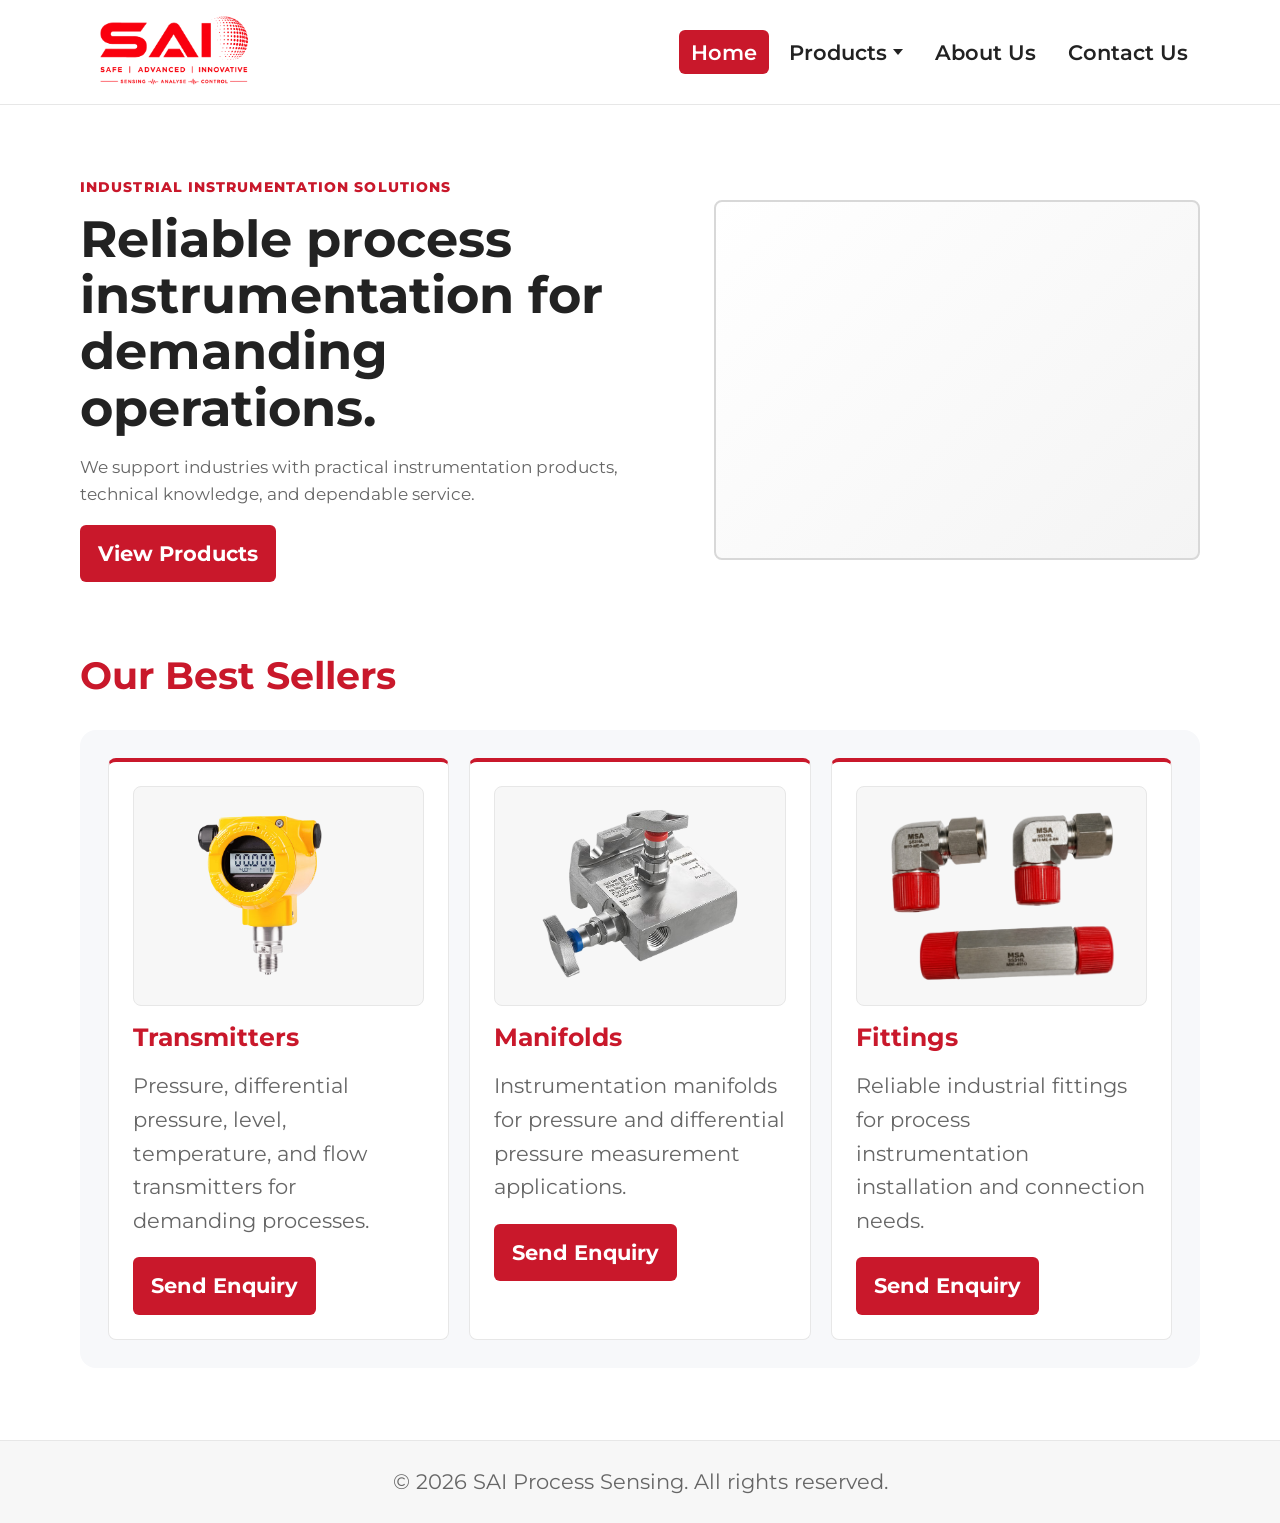
<file: index.html>
﻿<!DOCTYPE html>
<html lang="en">
<head>
  <meta charset="UTF-8">
  <meta name="viewport" content="width=device-width, initial-scale=1.0">
  <title>SAI Process Sensing | Home</title>
  <link rel="stylesheet" href="css/global.css">
  <link rel="stylesheet" href="css/home.css">
</head>
<body>
  <header class="site-header">
    <nav class="site-navigation" aria-label="Main navigation">
      <a class="site-navigation-logo" href="index.html">
        <img class="site-navigation-logo-image" src="images/Sai sensing logo bg removed.png" alt="SAI Process Sensing logo">
      </a>
      <ul class="site-navigation-menu">
        <li><a class="site-navigation-link current-page-link" href="index.html">Home</a></li>
        <li class="site-navigation-products-dropdown">
          <a class="site-navigation-link" href="products.html">Products <span class="site-navigation-products-dropdown-arrow" aria-hidden="true"></span></a>
          <ul class="site-navigation-products-dropdown-menu" aria-label="Product categories">
            <li><a class="site-navigation-products-dropdown-link" href="products.html">All Products</a></li>
            <li><a class="site-navigation-products-dropdown-link" href="pressure.html">Pressure</a></li>
            <li><a class="site-navigation-products-dropdown-link" href="differential-pressure.html">Differential Pressure</a></li>
            <li><a class="site-navigation-products-dropdown-link" href="temperature.html">Temperature</a></li>
            <li><a class="site-navigation-products-dropdown-link" href="level.html">Level</a></li>
            <li><a class="site-navigation-products-dropdown-link" href="flow.html">Flow</a></li>
            <li><a class="site-navigation-products-dropdown-link" href="switches.html">Switches</a></li>
            <li><a class="site-navigation-products-dropdown-link" href="manifolds.html">Manifolds</a></li>
            <li><a class="site-navigation-products-dropdown-link" href="gauges.html">Gauges</a></li>
            <li><a class="site-navigation-products-dropdown-link" href="fittings.html">Fittings</a></li>
          </ul>
        </li>
        <li><a class="site-navigation-link" href="about.html">About Us</a></li>
        <li><a class="site-navigation-link" href="contact.html">Contact Us</a></li>
      </ul>
    </nav>
  </header>

  <main>
    <section class="home-hero-section" aria-labelledby="home-hero-title">
      <div class="home-hero-introduction-content">
        <p class="section-label-text">Industrial Instrumentation Solutions</p>
        <h1 class="home-hero-main-heading" id="home-hero-title">Reliable process instrumentation for demanding operations.</h1>
        <p class="home-hero-supporting-text">We support industries with practical instrumentation products, technical knowledge, and dependable service.</p>
        <a class="primary-action-button" href="products.html">View Products</a>
      </div>
      <figure class="home-hero-product-slideshow" aria-label="Featured process instrumentation products">
        <img class="home-hero-product-slideshow-image" src="images/magnetostrictive-level-transmitter-01 (1).png" alt="Magnetostrictive level transmitter">
        <img class="home-hero-product-slideshow-image" src="images/DP Remote seal.png" alt="Differential pressure remote seal">
        <img class="home-hero-product-slideshow-image" src="images/b-series-nema4-pressure-switch.png" alt="B series NEMA 4 pressure switch">
        <img class="home-hero-product-slideshow-image" src="images/Ashcroft 1130 DP Gauge.png" alt="Ashcroft 1130 differential pressure gauge">
        <img class="home-hero-product-slideshow-image" src="images/Aplisens Pressure Transmitter.png" alt="Aplisens pressure transmitter">
        <img class="home-hero-product-slideshow-image" src="images/1032_Sanitary_Gauge_C.png" alt="Sanitary pressure gauge">
        <img class="home-hero-product-slideshow-image" src="images/PRE-28 APLISENS.png" alt="PRE-28 Aplisens pressure transmitter">
        <img class="home-hero-product-slideshow-image" src="images/PCE-28Smart.png" alt="PCE-28 smart pressure transmitter">
        <img class="home-hero-product-slideshow-image" src="images/Waterproof Pressure Switch.png" alt="Waterproof pressure switch">
      </figure>
    </section>

    <section class="home-best-sellers-section" aria-labelledby="home-best-sellers-title">
      <h2 class="home-best-sellers-heading" id="home-best-sellers-title">Our Best Sellers</h2>

      <div class="home-best-sellers-grid shared-section-panel">
        <article class="home-best-seller-card shared-content-card">
          <img class="home-best-seller-card-image" src="images/Aplisens Pressure Transmitter.png" alt="Industrial pressure transmitter">
          <h3 class="home-best-seller-card-title">Transmitters</h3>
          <p class="home-best-seller-card-description">Pressure, differential pressure, level, temperature, and flow transmitters for demanding processes.</p>
          <button
            class="primary-action-button"
            type="button"
            onclick="window.open('https://wa.me/971506139771?text=Hello%20SAI%20Process%20Sensing%2C%20I%20would%20like%20to%20send%20an%20enquiry%20about%20transmitters.', '_blank', 'noopener,noreferrer')">
            Send Enquiry
          </button>
        </article>

        <article class="home-best-seller-card shared-content-card">
          <img class="home-best-seller-card-image" src="images/schnider manfold.png" alt="Differential pressure instrumentation assembly">
          <h3 class="home-best-seller-card-title">Manifolds</h3>
          <p class="home-best-seller-card-description">Instrumentation manifolds for pressure and differential pressure measurement applications.</p>
          <button
            class="primary-action-button"
            type="button"
            onclick="window.open('https://wa.me/971506139771?text=Hello%20SAI%20Process%20Sensing%2C%20I%20would%20like%20to%20send%20an%20enquiry%20about%20manifolds.', '_blank', 'noopener,noreferrer')">
            Send Enquiry
          </button>
        </article>

        <article class="home-best-seller-card shared-content-card">
          <img class="home-best-seller-card-image" src="images/msa fitttings 3 (2).png" alt="Industrial instrumentation fitting and gauge assembly">
          <h3 class="home-best-seller-card-title">Fittings</h3>
          <p class="home-best-seller-card-description">Reliable industrial fittings for process instrumentation installation and connection needs.</p>
          <button
            class="primary-action-button"
            type="button"
            onclick="window.open('https://wa.me/971506139771?text=Hello%20SAI%20Process%20Sensing%2C%20I%20would%20like%20to%20send%20an%20enquiry%20about%20fittings.', '_blank', 'noopener,noreferrer')">
            Send Enquiry
          </button>
        </article>
      </div>
    </section>
  </main>

  <footer class="site-footer">
    <p>&copy; 2026 SAI Process Sensing. All rights reserved.</p>
  </footer>
  
</body>
</html>
</file>
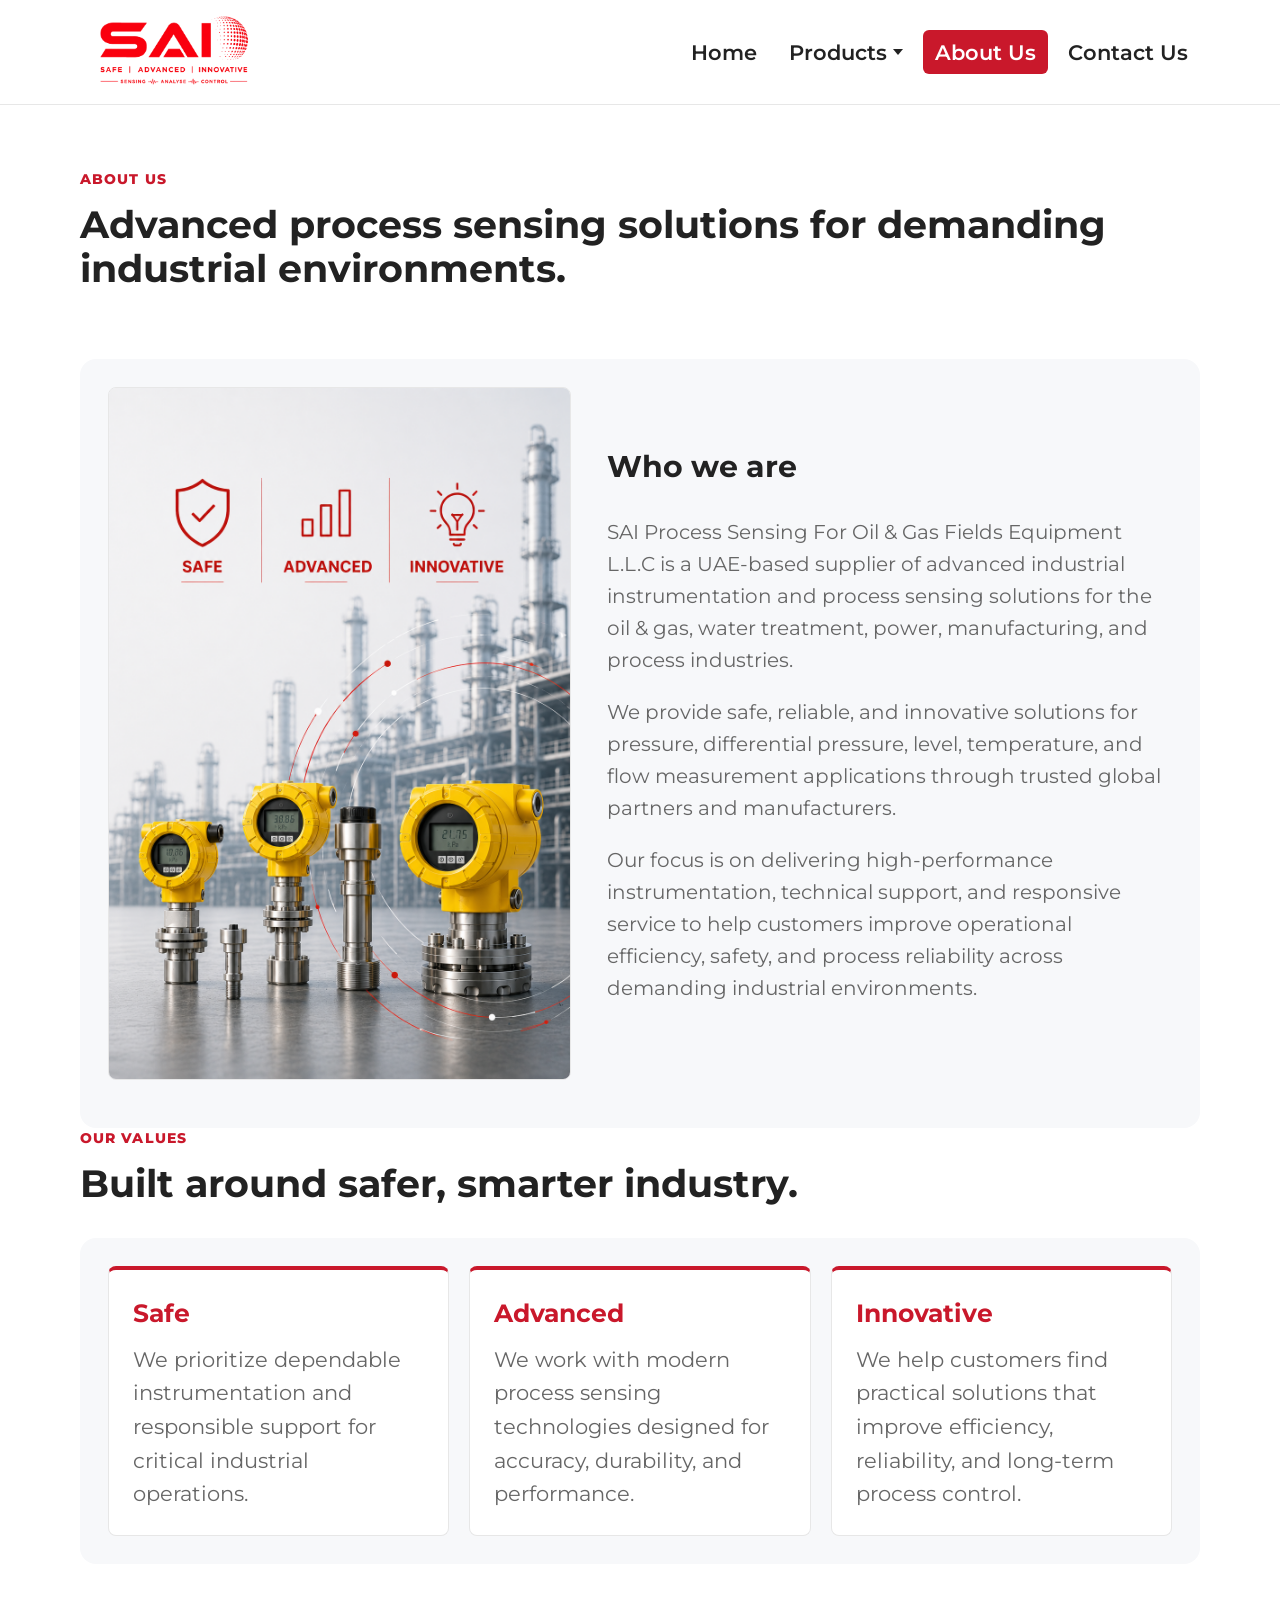
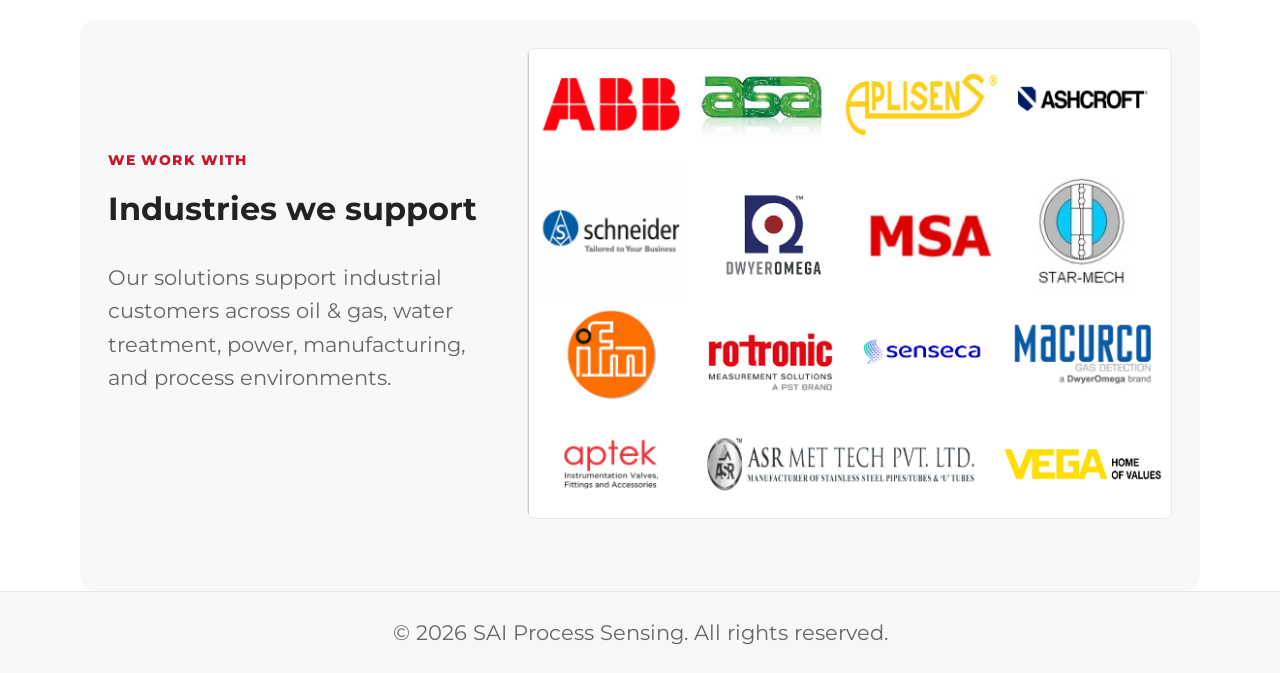
<file: about.html>
﻿<!DOCTYPE html>
<html lang="en">
<head>
  <meta charset="UTF-8">
  <meta name="viewport" content="width=device-width, initial-scale=1.0">
  <title>SAI Process Sensing | About Us</title>
  <link rel="stylesheet" href="css/global.css">
  <link rel="stylesheet" href="css/about.css">
</head>
<body>
  <header class="site-header">
    <nav class="site-navigation" aria-label="Main navigation">
      <a class="site-navigation-logo" href="index.html">
        <img class="site-navigation-logo-image" src="images/Sai sensing logo bg removed.png" alt="SAI Process Sensing logo">
      </a>
      <ul class="site-navigation-menu">
        <li><a class="site-navigation-link" href="index.html">Home</a></li>
        <li class="site-navigation-products-dropdown">
          <a class="site-navigation-link" href="products.html">Products <span class="site-navigation-products-dropdown-arrow" aria-hidden="true"></span></a>
          <ul class="site-navigation-products-dropdown-menu" aria-label="Product categories">
            <li><a class="site-navigation-products-dropdown-link" href="products.html">All Products</a></li>
            <li><a class="site-navigation-products-dropdown-link" href="pressure.html">Pressure</a></li>
            <li><a class="site-navigation-products-dropdown-link" href="differential-pressure.html">Differential Pressure</a></li>
            <li><a class="site-navigation-products-dropdown-link" href="temperature.html">Temperature</a></li>
            <li><a class="site-navigation-products-dropdown-link" href="level.html">Level</a></li>
            <li><a class="site-navigation-products-dropdown-link" href="flow.html">Flow</a></li>
            <li><a class="site-navigation-products-dropdown-link" href="switches.html">Switches</a></li>
            <li><a class="site-navigation-products-dropdown-link" href="manifolds.html">Manifolds</a></li>
            <li><a class="site-navigation-products-dropdown-link" href="gauges.html">Gauges</a></li>
            <li><a class="site-navigation-products-dropdown-link" href="fittings.html">Fittings</a></li>
          </ul>
        </li>
        <li><a class="site-navigation-link current-page-link" href="about.html">About Us</a></li>
        <li><a class="site-navigation-link" href="contact.html">Contact Us</a></li>
      </ul>
    </nav>
  </header>

  <main>
    <section class="inner-page-heading" aria-labelledby="about-page-title">
      <p class="section-label-text">About Us</p>
      <h1 id="about-page-title">Advanced process sensing solutions for demanding industrial environments.</h1>
    </section>

    <section class="about-company-section shared-section-panel" aria-labelledby="about-company-title">
      <img class="about-company-image" src="images/about us image.png" alt="Industrial process instrumentation equipment">
      <div class="about-company-content">
        <h2 id="about-company-title">Who we are</h2>
        <p>SAI Process Sensing For Oil &amp; Gas Fields Equipment L.L.C is a UAE-based supplier of advanced industrial instrumentation and process sensing solutions for the oil &amp; gas, water treatment, power, manufacturing, and process industries.</p>
        <p>We provide safe, reliable, and innovative solutions for pressure, differential pressure, level, temperature, and flow measurement applications through trusted global partners and manufacturers.</p>
        <p>Our focus is on delivering high-performance instrumentation, technical support, and responsive service to help customers improve operational efficiency, safety, and process reliability across demanding industrial environments.</p>
      </div>
    </section>

    <section class="about-values-section" aria-labelledby="about-values-title">
      <p class="section-label-text">Our Values</p>
      <h2 id="about-values-title">Built around safer, smarter industry.</h2>

      <div class="about-values-grid shared-section-panel">
        <article class="about-value-card shared-content-card">
          <h3>Safe</h3>
          <p>We prioritize dependable instrumentation and responsible support for critical industrial operations.</p>
        </article>

        <article class="about-value-card shared-content-card">
          <h3>Advanced</h3>
          <p>We work with modern process sensing technologies designed for accuracy, durability, and performance.</p>
        </article>

        <article class="about-value-card shared-content-card">
          <h3>Innovative</h3>
          <p>We help customers find practical solutions that improve efficiency, reliability, and long-term process control.</p>
        </article>
      </div>
    </section>

    <section class="about-industries-section shared-section-panel" aria-labelledby="about-industries-title">
      <div class="about-industries-content">
        <p class="section-label-text">We Work With</p>
        <h2 id="about-industries-title">Industries we support</h2>
        <p>Our solutions support industrial customers across oil &amp; gas, water treatment, power, manufacturing, and process environments.</p>
      </div>

      <img class="about-industries-image" src="images/we-work with.png" alt="Industries SAI Process Sensing works with">
    </section>
  </main>

  <footer class="site-footer">
    <p>&copy; 2026 SAI Process Sensing. All rights reserved.</p>
  </footer>
  
</body>
</html>
</file>
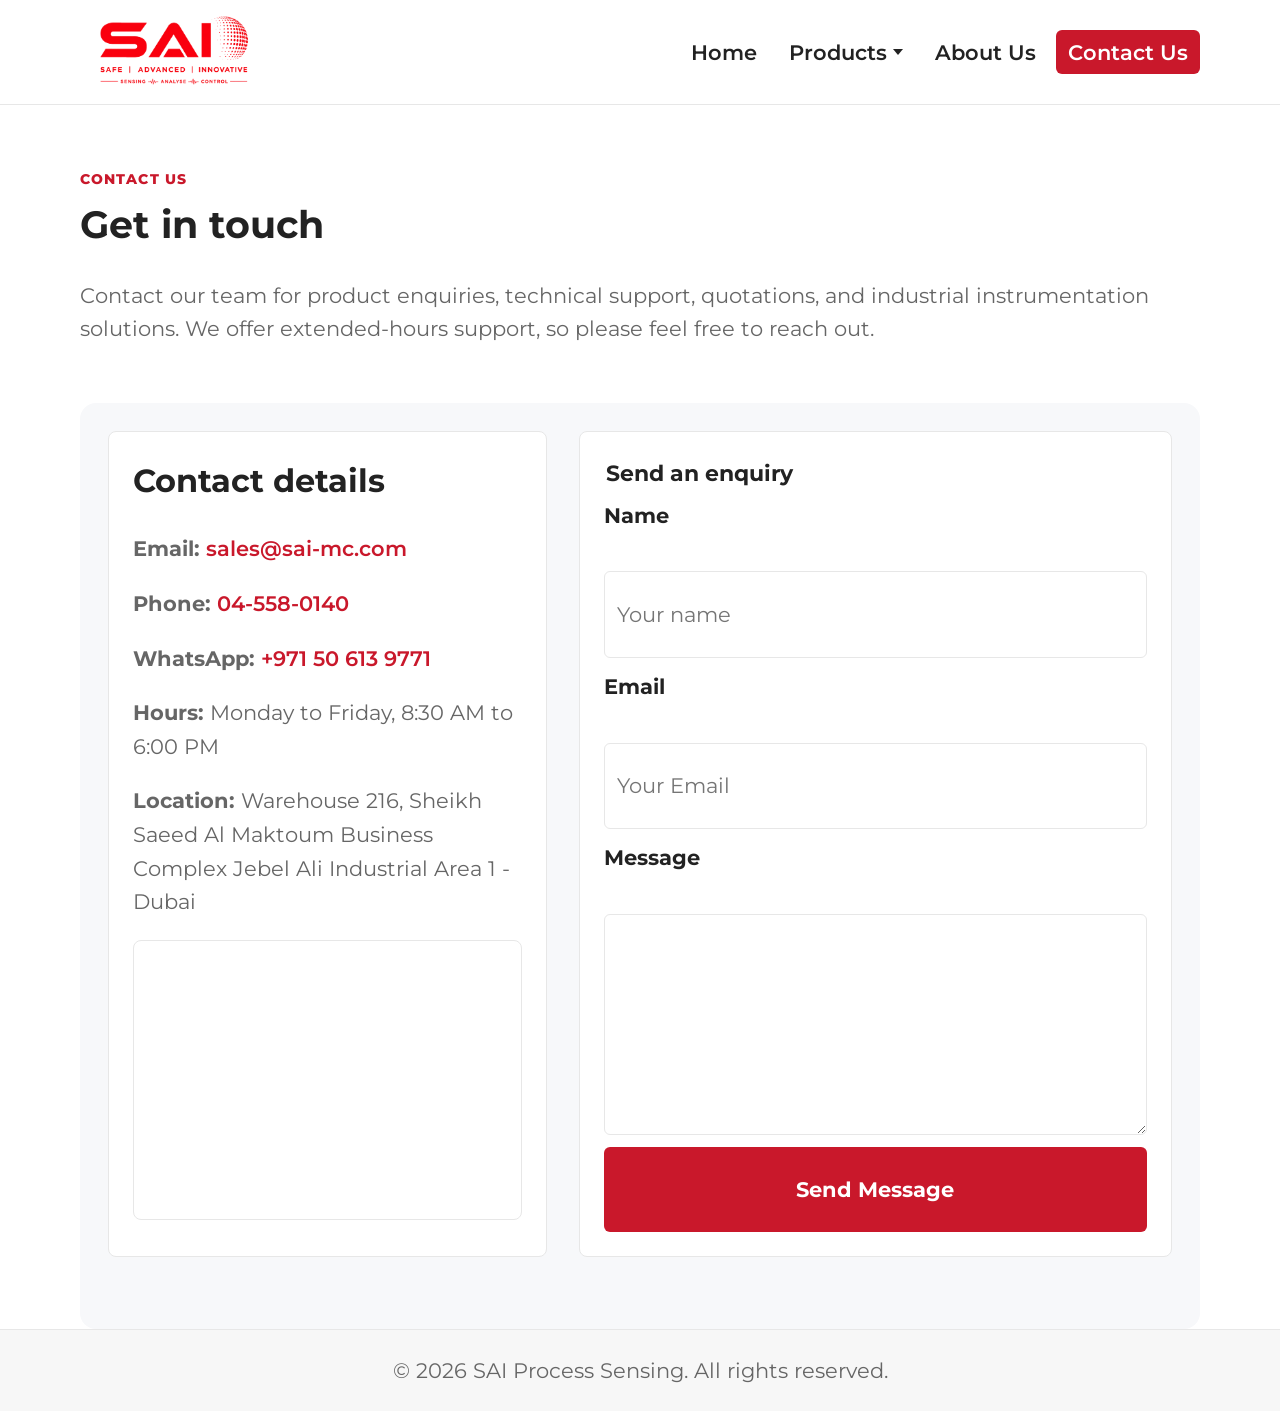
<file: contact.html>
﻿<!DOCTYPE html>
<html lang="en">
<head>
  <meta charset="UTF-8">
  <meta name="viewport" content="width=device-width, initial-scale=1.0">
  <title>SAI Process Sensing | Contact Us</title>
  <link rel="stylesheet" href="css/global.css">
  <link rel="stylesheet" href="css/contact.css">
</head>
<body>
  <header class="site-header">
    <nav class="site-navigation" aria-label="Main navigation">
      <a class="site-navigation-logo" href="index.html">
        <img class="site-navigation-logo-image" src="images/Sai sensing logo bg removed.png" alt="SAI Process Sensing logo">
      </a>
      <ul class="site-navigation-menu">
        <li><a class="site-navigation-link" href="index.html">Home</a></li>
        <li class="site-navigation-products-dropdown">
          <a class="site-navigation-link" href="products.html">Products <span class="site-navigation-products-dropdown-arrow" aria-hidden="true"></span></a>
          <ul class="site-navigation-products-dropdown-menu" aria-label="Product categories">
            <li><a class="site-navigation-products-dropdown-link" href="products.html">All Products</a></li>
            <li><a class="site-navigation-products-dropdown-link" href="pressure.html">Pressure</a></li>
            <li><a class="site-navigation-products-dropdown-link" href="differential-pressure.html">Differential Pressure</a></li>
            <li><a class="site-navigation-products-dropdown-link" href="temperature.html">Temperature</a></li>
            <li><a class="site-navigation-products-dropdown-link" href="level.html">Level</a></li>
            <li><a class="site-navigation-products-dropdown-link" href="flow.html">Flow</a></li>
            <li><a class="site-navigation-products-dropdown-link" href="switches.html">Switches</a></li>
            <li><a class="site-navigation-products-dropdown-link" href="manifolds.html">Manifolds</a></li>
            <li><a class="site-navigation-products-dropdown-link" href="gauges.html">Gauges</a></li>
            <li><a class="site-navigation-products-dropdown-link" href="fittings.html">Fittings</a></li>
          </ul>
        </li>
        <li><a class="site-navigation-link" href="about.html">About Us</a></li>
        <li><a class="site-navigation-link current-page-link" href="contact.html">Contact Us</a></li>
      </ul>
    </nav>
  </header>

  <main>
    <section class="inner-page-heading" aria-labelledby="contact-page-title">
      <p class="section-label-text">Contact Us</p>
      <h1 id="contact-page-title">Get in touch</h1>
      <p>Contact our team for product enquiries, technical support, quotations, and industrial instrumentation solutions. We offer extended-hours support, so please feel free to reach out.</p>
    </section>

    <section class="contact-details-and-enquiry-layout shared-section-panel" aria-labelledby="contact-section-title">
      <h2 id="contact-section-title" class="visually-hidden">Contact details and enquiry form</h2>

      <!-- Company contact information and embedded Google Maps location. -->
      <address class="contact-company-details shared-content-card">
        <h2>Contact details</h2>
        <p><strong>Email:</strong> <a href="mailto:sales@sai-mc.com">sales@sai-mc.com</a></p>
        <p><strong>Phone:</strong> <a href="tel:+97145580140">04-558-0140</a></p>
        <p><strong>WhatsApp:</strong> <a href="https://wa.me/971506139771?text=Hello%20SAI%20Process%20Sensing%2C%20I%20would%20like%20to%20make%20an%20enquiry." target="_blank" rel="noopener noreferrer">+971 50 613 9771</a></p>
        <p><strong>Hours:</strong> Monday to Friday, 8:30 AM to 6:00 PM</p>
        <p><strong>Location:</strong> Warehouse 216, Sheikh Saeed Al Maktoum Business Complex Jebel Ali Industrial Area 1 - Dubai</p>
        <iframe
          class="contact-company-location-map-embed"
          src="https://www.google.com/maps?q=SAI%20Process%20Instrumentation%20LLC%2C%20Warehouse%20216%2C%20Sheikh%20Saeed%20Al%20Maktoum%20Business%20Complex%2C%20Jebel%20Ali%20Industrial%20Area%201%2C%20Dubai&output=embed"
          title="SAI Process Sensing location on Google Maps"
          loading="lazy"
          referrerpolicy="no-referrer-when-downgrade">
        </iframe>
        <a class="contact-company-location-map-link" href="https://www.google.com/maps/search/?api=1&query=SAI%20Process%20Instrumentation%20LLC%2C%20Warehouse%20216%2C%20Sheikh%20Saeed%20Al%20Maktoum%20Business%20Complex%2C%20Jebel%20Ali%20Industrial%20Area%201%2C%20Dubai" target="_blank" rel="noopener noreferrer"></a></address>

      <!-- Customer enquiry form submitted through Web3Forms. -->
      <form class="contact-enquiry-form shared-content-card" action="https://api.web3forms.com/submit" method="post">
        <fieldset class="contact-enquiry-fieldset">
          <legend>Send an enquiry</legend>
          <input type="hidden" name="access_key" value="ca830ef4-7528-4c09-a2b5-b26e56dfc428">

          <label for="name">Name</label>
          <input type="text" id="name" name="name" placeholder="Your name" required>

          <label for="email">Email</label>
          <input type="email" id="email" name="email" placeholder="Your Email" required>

          <label for="message">Message</label>
          <textarea id="message" name="message" rows="5" placeholder="How can we help?"> </textarea>

          <button class="primary-action-button" type="submit">Send Message</button>
        </fieldset>
      </form>
    </section>
  </main>

  <footer class="site-footer">
    <p>&copy; 2026 SAI Process Sensing. All rights reserved.</p>
  </footer>
  
</body>
</html>
</file>
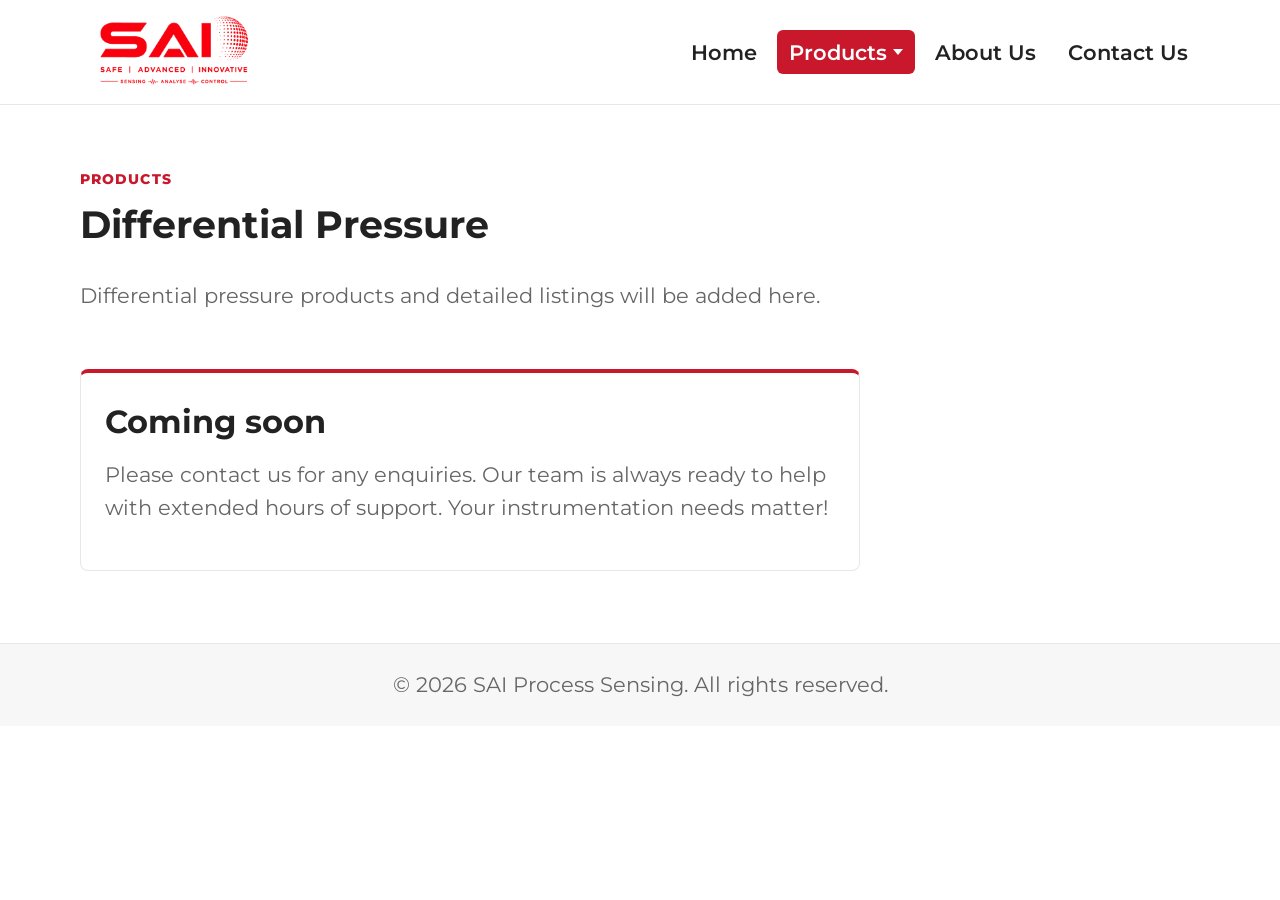
<file: differential-pressure.html>
﻿<!DOCTYPE html>
<html lang="en">
<head>
  <meta charset="UTF-8">
  <meta name="viewport" content="width=device-width, initial-scale=1.0">
  <title>SAI Process Sensing | Differential Pressure</title>
  <link rel="stylesheet" href="css/global.css">
  <link rel="stylesheet" href="css/products.css">
</head>
<body>
  <header class="site-header">
    <nav class="site-navigation" aria-label="Main navigation">
      <a class="site-navigation-logo" href="index.html">
        <img class="site-navigation-logo-image" src="images/Sai sensing logo bg removed.png" alt="SAI Process Sensing logo">
      </a>
      <ul class="site-navigation-menu">
        <li><a class="site-navigation-link" href="index.html">Home</a></li>
        <li class="site-navigation-products-dropdown">
          <a class="site-navigation-link current-page-link" href="products.html">Products <span class="site-navigation-products-dropdown-arrow" aria-hidden="true"></span></a>
          <ul class="site-navigation-products-dropdown-menu" aria-label="Product categories">
            <li><a class="site-navigation-products-dropdown-link" href="products.html">All Products</a></li>
            <li><a class="site-navigation-products-dropdown-link" href="pressure.html">Pressure</a></li>
            <li><a class="site-navigation-products-dropdown-link" href="differential-pressure.html">Differential Pressure</a></li>
            <li><a class="site-navigation-products-dropdown-link" href="temperature.html">Temperature</a></li>
            <li><a class="site-navigation-products-dropdown-link" href="level.html">Level</a></li>
            <li><a class="site-navigation-products-dropdown-link" href="flow.html">Flow</a></li>
            <li><a class="site-navigation-products-dropdown-link" href="switches.html">Switches</a></li>
            <li><a class="site-navigation-products-dropdown-link" href="manifolds.html">Manifolds</a></li>
            <li><a class="site-navigation-products-dropdown-link" href="gauges.html">Gauges</a></li>
            <li><a class="site-navigation-products-dropdown-link" href="fittings.html">Fittings</a></li>
          </ul>
        </li>
        <li><a class="site-navigation-link" href="about.html">About Us</a></li>
        <li><a class="site-navigation-link" href="contact.html">Contact Us</a></li>
      </ul>
    </nav>
  </header>

  <main>
    <section class="inner-page-heading" aria-labelledby="differential-pressure-page-title">
      <p class="section-label-text">Products</p>
      <h1 id="differential-pressure-page-title">Differential Pressure</h1>
      <p>Differential pressure products and detailed listings will be added here.</p>
    </section>

    <section class="product-category-placeholder-section">
      <article class="product-category-placeholder-card shared-content-card">
        <h2 class="product-category-placeholder-card-title">Coming soon</h2>
        <p class="product-category-placeholder-card-description">Please contact us for any enquiries. Our team is always ready to help with extended hours of support. Your instrumentation needs matter!</p>
      </article>
    </section>
  </main>

  <footer class="site-footer">
    <p>&copy; 2026 SAI Process Sensing. All rights reserved.</p>
  </footer>
 
</body>
</html>
</file>
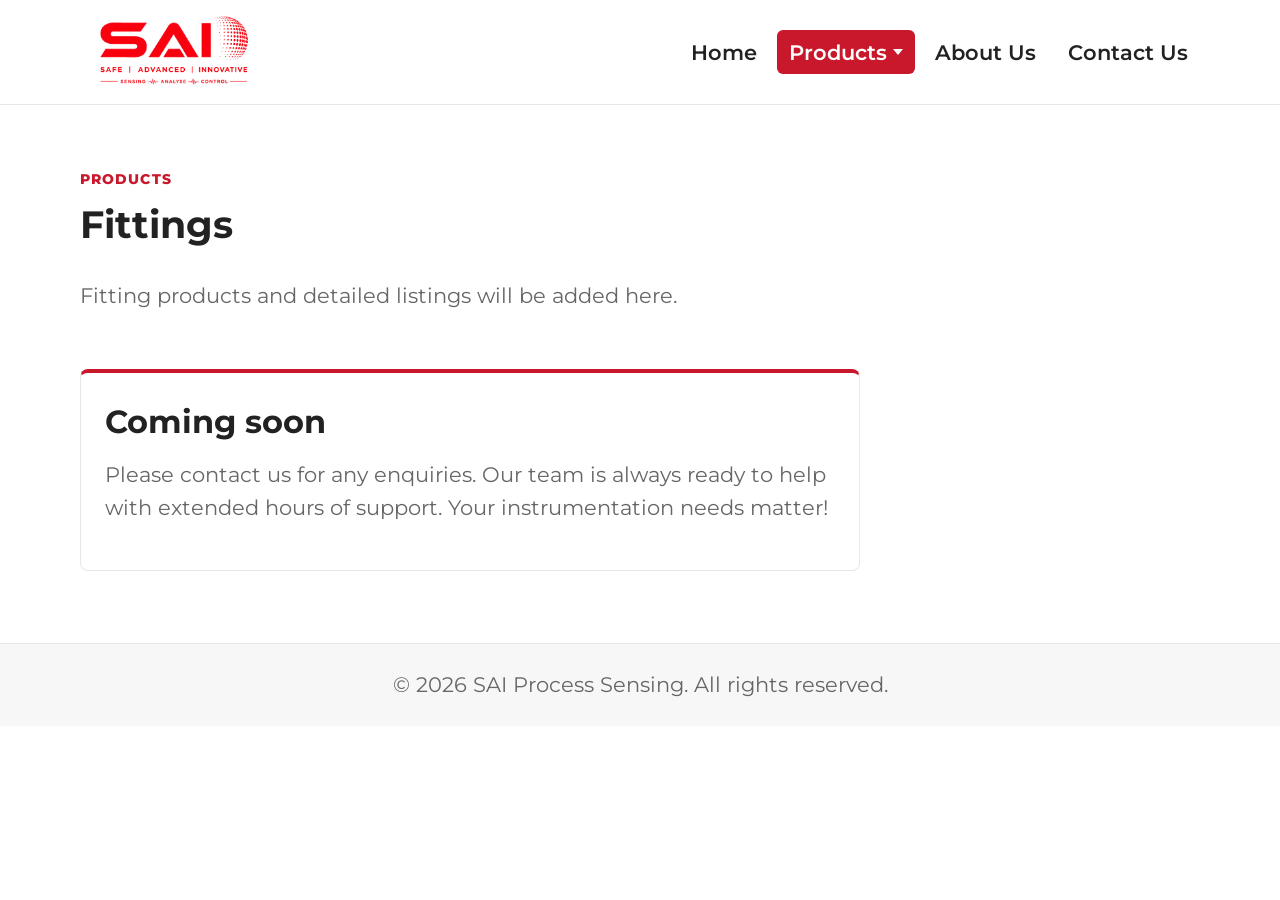
<file: fittings.html>
﻿<!DOCTYPE html>
<html lang="en">
<head>
  <meta charset="UTF-8">
  <meta name="viewport" content="width=device-width, initial-scale=1.0">
  <title>SAI Process Sensing | Fittings</title>
  <link rel="stylesheet" href="css/global.css">
  <link rel="stylesheet" href="css/products.css">
</head>
<body>
  <header class="site-header">
    <nav class="site-navigation" aria-label="Main navigation">
      <a class="site-navigation-logo" href="index.html">
        <img class="site-navigation-logo-image" src="images/Sai sensing logo bg removed.png" alt="SAI Process Sensing logo">
      </a>
      <ul class="site-navigation-menu">
        <li><a class="site-navigation-link" href="index.html">Home</a></li>
        <li class="site-navigation-products-dropdown">
          <a class="site-navigation-link current-page-link" href="products.html">Products <span class="site-navigation-products-dropdown-arrow" aria-hidden="true"></span></a>
          <ul class="site-navigation-products-dropdown-menu" aria-label="Product categories">
            <li><a class="site-navigation-products-dropdown-link" href="products.html">All Products</a></li>
            <li><a class="site-navigation-products-dropdown-link" href="pressure.html">Pressure</a></li>
            <li><a class="site-navigation-products-dropdown-link" href="differential-pressure.html">Differential Pressure</a></li>
            <li><a class="site-navigation-products-dropdown-link" href="temperature.html">Temperature</a></li>
            <li><a class="site-navigation-products-dropdown-link" href="level.html">Level</a></li>
            <li><a class="site-navigation-products-dropdown-link" href="flow.html">Flow</a></li>
            <li><a class="site-navigation-products-dropdown-link" href="switches.html">Switches</a></li>
            <li><a class="site-navigation-products-dropdown-link" href="manifolds.html">Manifolds</a></li>
            <li><a class="site-navigation-products-dropdown-link" href="gauges.html">Gauges</a></li>
            <li><a class="site-navigation-products-dropdown-link" href="fittings.html">Fittings</a></li>
          </ul>
        </li>
        <li><a class="site-navigation-link" href="about.html">About Us</a></li>
        <li><a class="site-navigation-link" href="contact.html">Contact Us</a></li>
      </ul>
    </nav>
  </header>

  <main>
    <section class="inner-page-heading" aria-labelledby="fittings-page-title">
      <p class="section-label-text">Products</p>
      <h1 id="fittings-page-title">Fittings</h1>
      <p>Fitting products and detailed listings will be added here.</p>
    </section>

    <section class="product-category-placeholder-section">
      <article class="product-category-placeholder-card shared-content-card">
        <h2 class="product-category-placeholder-card-title">Coming soon</h2>
        <p class="product-category-placeholder-card-description">Please contact us for any enquiries. Our team is always ready to help with extended hours of support. Your instrumentation needs matter!</p>
      </article>
    </section>
  </main>

  <footer class="site-footer">
    <p>&copy; 2026 SAI Process Sensing. All rights reserved.</p>
  </footer>
  
</body>
</html>
</file>
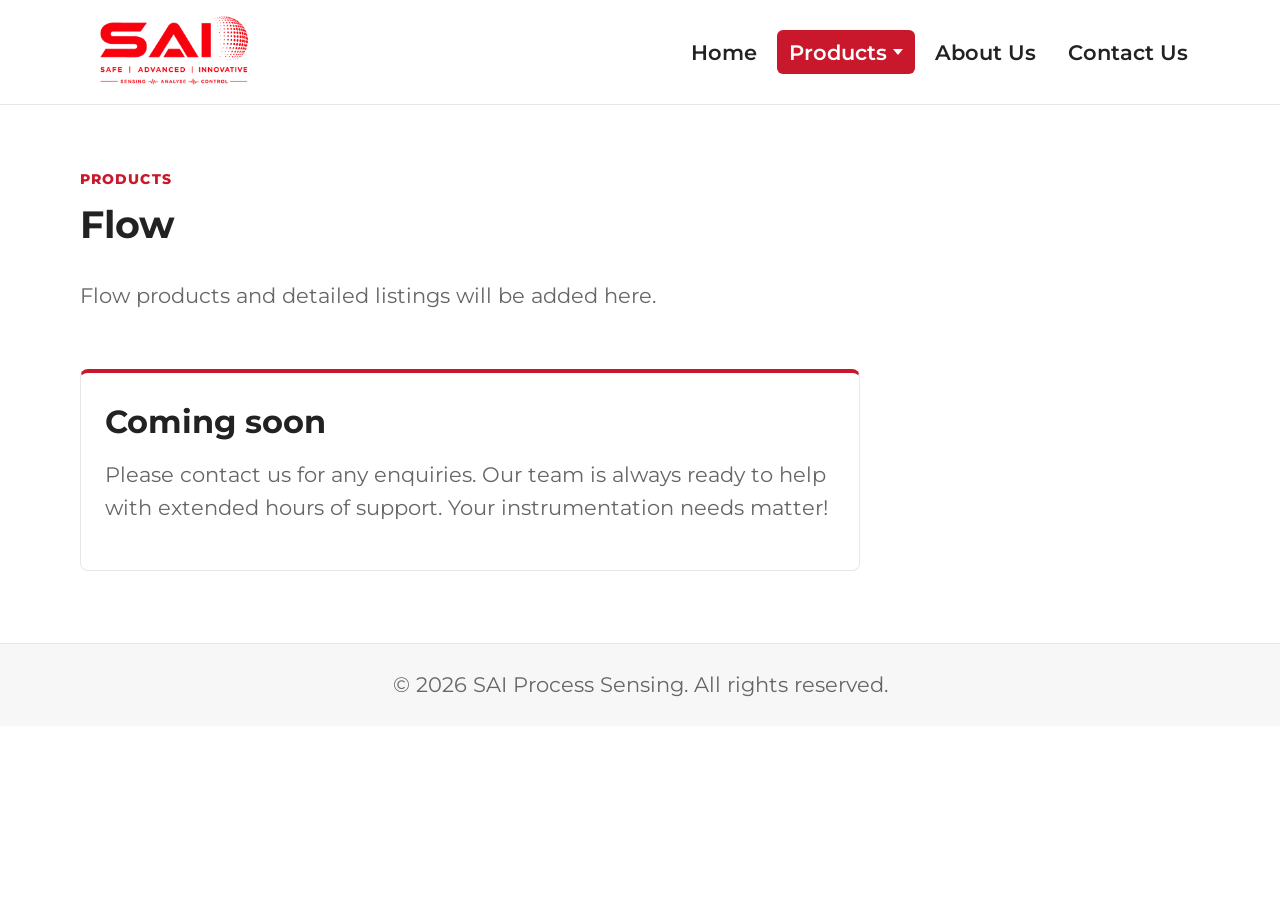
<file: flow.html>
﻿<!DOCTYPE html>
<html lang="en">
<head>
  <meta charset="UTF-8">
  <meta name="viewport" content="width=device-width, initial-scale=1.0">
  <title>SAI Process Sensing | Flow</title>
  <link rel="stylesheet" href="css/global.css">
  <link rel="stylesheet" href="css/products.css">
</head>
<body>
  <header class="site-header">
    <nav class="site-navigation" aria-label="Main navigation">
      <a class="site-navigation-logo" href="index.html">
        <img class="site-navigation-logo-image" src="images/Sai sensing logo bg removed.png" alt="SAI Process Sensing logo">
      </a>
      <ul class="site-navigation-menu">
        <li><a class="site-navigation-link" href="index.html">Home</a></li>
        <li class="site-navigation-products-dropdown">
          <a class="site-navigation-link current-page-link" href="products.html">Products <span class="site-navigation-products-dropdown-arrow" aria-hidden="true"></span></a>
          <ul class="site-navigation-products-dropdown-menu" aria-label="Product categories">
            <li><a class="site-navigation-products-dropdown-link" href="products.html">All Products</a></li>
            <li><a class="site-navigation-products-dropdown-link" href="pressure.html">Pressure</a></li>
            <li><a class="site-navigation-products-dropdown-link" href="differential-pressure.html">Differential Pressure</a></li>
            <li><a class="site-navigation-products-dropdown-link" href="temperature.html">Temperature</a></li>
            <li><a class="site-navigation-products-dropdown-link" href="level.html">Level</a></li>
            <li><a class="site-navigation-products-dropdown-link" href="flow.html">Flow</a></li>
            <li><a class="site-navigation-products-dropdown-link" href="switches.html">Switches</a></li>
            <li><a class="site-navigation-products-dropdown-link" href="manifolds.html">Manifolds</a></li>
            <li><a class="site-navigation-products-dropdown-link" href="gauges.html">Gauges</a></li>
            <li><a class="site-navigation-products-dropdown-link" href="fittings.html">Fittings</a></li>
          </ul>
        </li>
        <li><a class="site-navigation-link" href="about.html">About Us</a></li>
        <li><a class="site-navigation-link" href="contact.html">Contact Us</a></li>
      </ul>
    </nav>
  </header>

  <main>
    <section class="inner-page-heading" aria-labelledby="flow-page-title">
      <p class="section-label-text">Products</p>
      <h1 id="flow-page-title">Flow</h1>
      <p>Flow products and detailed listings will be added here.</p>
    </section>

    <section class="product-category-placeholder-section">
      <article class="product-category-placeholder-card shared-content-card">
        <h2 class="product-category-placeholder-card-title">Coming soon</h2>
        <p class="product-category-placeholder-card-description">Please contact us for any enquiries. Our team is always ready to help with extended hours of support. Your instrumentation needs matter!</p>
      </article>
    </section>
  </main>

  <footer class="site-footer">
    <p>&copy; 2026 SAI Process Sensing. All rights reserved.</p>
  </footer>
  
</body>
</html>
</file>
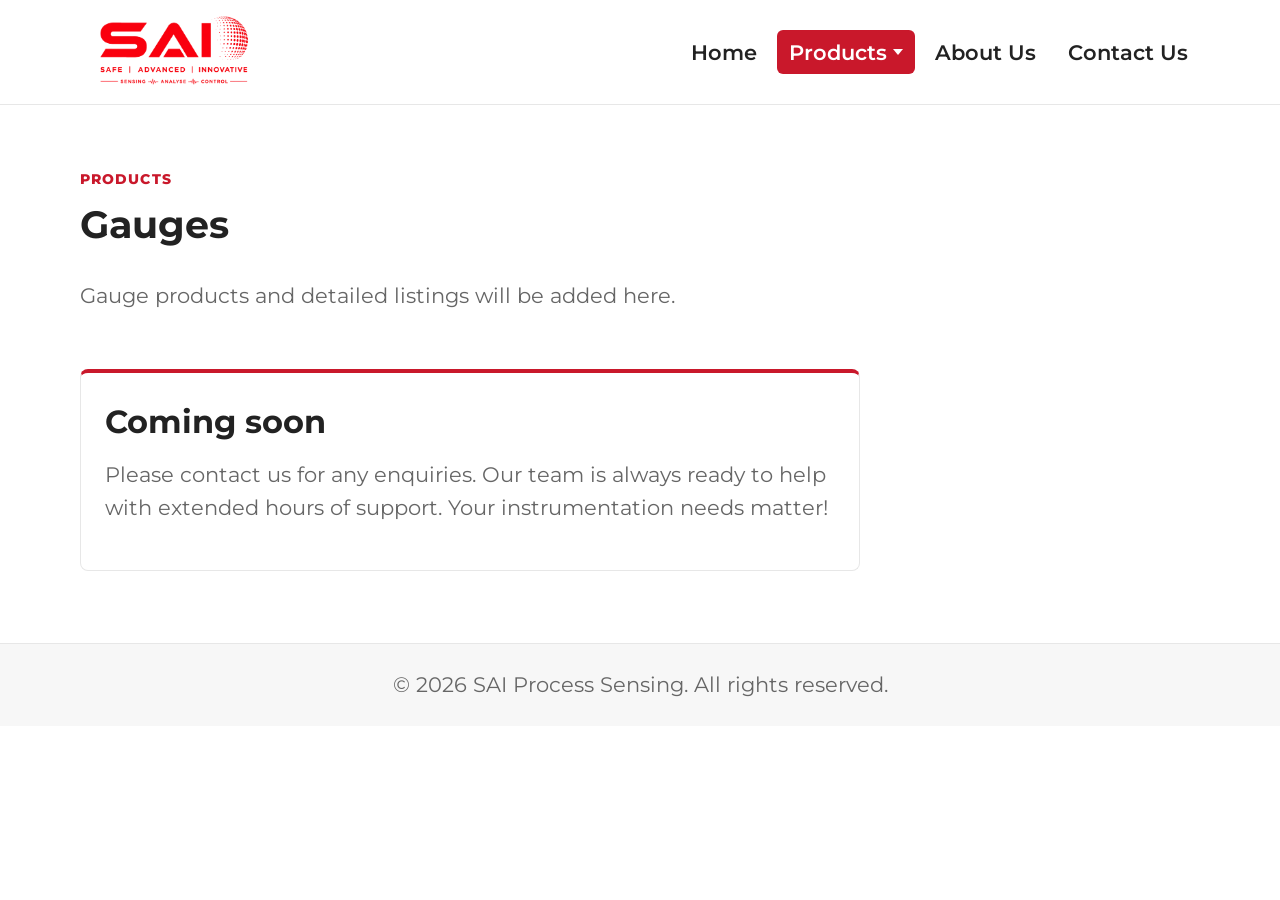
<file: gauges.html>
﻿<!DOCTYPE html>
<html lang="en">
<head>
  <meta charset="UTF-8">
  <meta name="viewport" content="width=device-width, initial-scale=1.0">
  <title>SAI Process Sensing | Gauges</title>
  <link rel="stylesheet" href="css/global.css">
  <link rel="stylesheet" href="css/products.css">
</head>
<body>
  <header class="site-header">
    <nav class="site-navigation" aria-label="Main navigation">
      <a class="site-navigation-logo" href="index.html">
        <img class="site-navigation-logo-image" src="images/Sai sensing logo bg removed.png" alt="SAI Process Sensing logo">
      </a>
      <ul class="site-navigation-menu">
        <li><a class="site-navigation-link" href="index.html">Home</a></li>
        <li class="site-navigation-products-dropdown">
          <a class="site-navigation-link current-page-link" href="products.html">Products <span class="site-navigation-products-dropdown-arrow" aria-hidden="true"></span></a>
          <ul class="site-navigation-products-dropdown-menu" aria-label="Product categories">
            <li><a class="site-navigation-products-dropdown-link" href="products.html">All Products</a></li>
            <li><a class="site-navigation-products-dropdown-link" href="pressure.html">Pressure</a></li>
            <li><a class="site-navigation-products-dropdown-link" href="differential-pressure.html">Differential Pressure</a></li>
            <li><a class="site-navigation-products-dropdown-link" href="temperature.html">Temperature</a></li>
            <li><a class="site-navigation-products-dropdown-link" href="level.html">Level</a></li>
            <li><a class="site-navigation-products-dropdown-link" href="flow.html">Flow</a></li>
            <li><a class="site-navigation-products-dropdown-link" href="switches.html">Switches</a></li>
            <li><a class="site-navigation-products-dropdown-link" href="manifolds.html">Manifolds</a></li>
            <li><a class="site-navigation-products-dropdown-link" href="gauges.html">Gauges</a></li>
            <li><a class="site-navigation-products-dropdown-link" href="fittings.html">Fittings</a></li>
          </ul>
        </li>
        <li><a class="site-navigation-link" href="about.html">About Us</a></li>
        <li><a class="site-navigation-link" href="contact.html">Contact Us</a></li>
      </ul>
    </nav>
  </header>

  <main>
    <section class="inner-page-heading" aria-labelledby="gauges-page-title">
      <p class="section-label-text">Products</p>
      <h1 id="gauges-page-title">Gauges</h1>
      <p>Gauge products and detailed listings will be added here.</p>
    </section>

    <section class="product-category-placeholder-section">
      <article class="product-category-placeholder-card shared-content-card">
        <h2 class="product-category-placeholder-card-title">Coming soon</h2>
        <p class="product-category-placeholder-card-description">Please contact us for any enquiries. Our team is always ready to help with extended hours of support. Your instrumentation needs matter!</p>
      </article>
    </section>
  </main>

  <footer class="site-footer">
    <p>&copy; 2026 SAI Process Sensing. All rights reserved.</p>
  </footer>
  
</body>
</html>
</file>
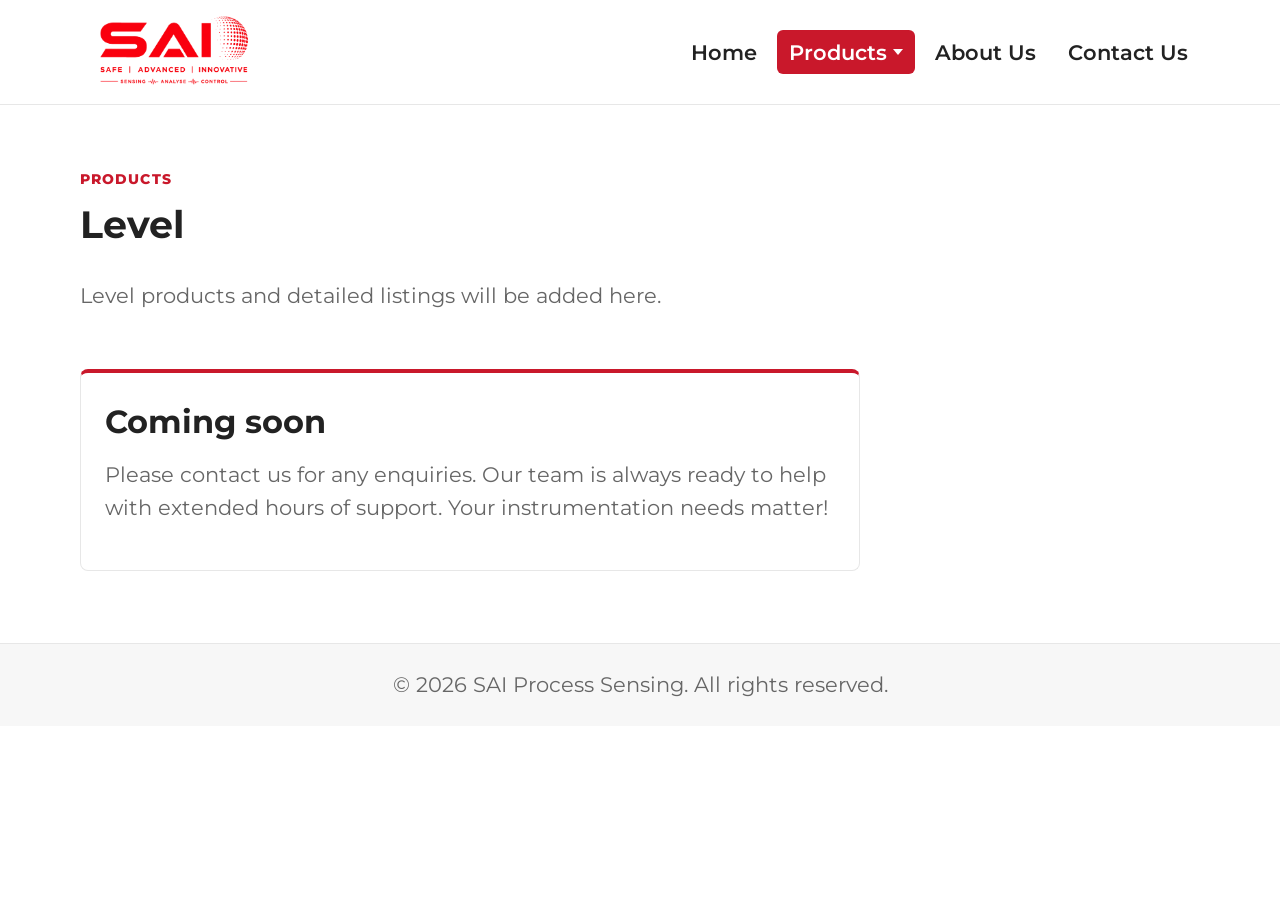
<file: level.html>
﻿<!DOCTYPE html>
<html lang="en">
<head>
  <meta charset="UTF-8">
  <meta name="viewport" content="width=device-width, initial-scale=1.0">
  <title>SAI Process Sensing | Level</title>
  <link rel="stylesheet" href="css/global.css">
  <link rel="stylesheet" href="css/products.css">
</head>
<body>
  <header class="site-header">
    <nav class="site-navigation" aria-label="Main navigation">
      <a class="site-navigation-logo" href="index.html">
        <img class="site-navigation-logo-image" src="images/Sai sensing logo bg removed.png" alt="SAI Process Sensing logo">
      </a>
      <ul class="site-navigation-menu">
        <li><a class="site-navigation-link" href="index.html">Home</a></li>
        <li class="site-navigation-products-dropdown">
          <a class="site-navigation-link current-page-link" href="products.html">Products <span class="site-navigation-products-dropdown-arrow" aria-hidden="true"></span></a>
          <ul class="site-navigation-products-dropdown-menu" aria-label="Product categories">
            <li><a class="site-navigation-products-dropdown-link" href="products.html">All Products</a></li>
            <li><a class="site-navigation-products-dropdown-link" href="pressure.html">Pressure</a></li>
            <li><a class="site-navigation-products-dropdown-link" href="differential-pressure.html">Differential Pressure</a></li>
            <li><a class="site-navigation-products-dropdown-link" href="temperature.html">Temperature</a></li>
            <li><a class="site-navigation-products-dropdown-link" href="level.html">Level</a></li>
            <li><a class="site-navigation-products-dropdown-link" href="flow.html">Flow</a></li>
            <li><a class="site-navigation-products-dropdown-link" href="switches.html">Switches</a></li>
            <li><a class="site-navigation-products-dropdown-link" href="manifolds.html">Manifolds</a></li>
            <li><a class="site-navigation-products-dropdown-link" href="gauges.html">Gauges</a></li>
            <li><a class="site-navigation-products-dropdown-link" href="fittings.html">Fittings</a></li>
          </ul>
        </li>
        <li><a class="site-navigation-link" href="about.html">About Us</a></li>
        <li><a class="site-navigation-link" href="contact.html">Contact Us</a></li>
      </ul>
    </nav>
  </header>

  <main>
    <section class="inner-page-heading" aria-labelledby="level-page-title">
      <p class="section-label-text">Products</p>
      <h1 id="level-page-title">Level</h1>
      <p>Level products and detailed listings will be added here.</p>
    </section>

    <section class="product-category-placeholder-section">
      <article class="product-category-placeholder-card shared-content-card">
        <h2 class="product-category-placeholder-card-title">Coming soon</h2>
        <p class="product-category-placeholder-card-description">Please contact us for any enquiries. Our team is always ready to help with extended hours of support. Your instrumentation needs matter!</p>
      </article>
    </section>
  </main>

  <footer class="site-footer">
    <p>&copy; 2026 SAI Process Sensing. All rights reserved.</p>
  </footer>
 
</body>
</html>
</file>
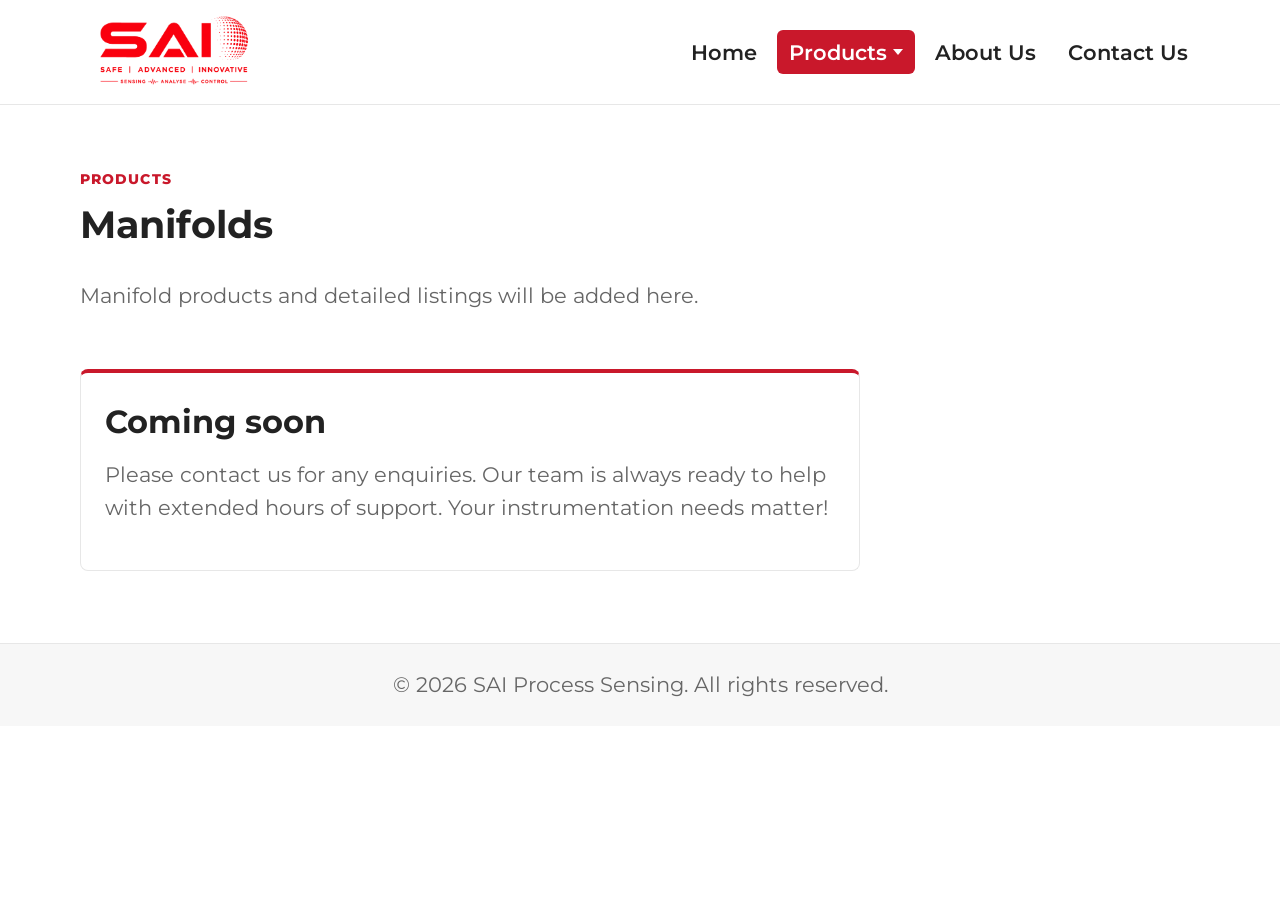
<file: manifolds.html>
﻿<!DOCTYPE html>
<html lang="en">
<head>
  <meta charset="UTF-8">
  <meta name="viewport" content="width=device-width, initial-scale=1.0">
  <title>SAI Process Sensing | Manifolds</title>
  <link rel="stylesheet" href="css/global.css">
  <link rel="stylesheet" href="css/products.css">
</head>
<body>
  <header class="site-header">
    <nav class="site-navigation" aria-label="Main navigation">
      <a class="site-navigation-logo" href="index.html">
        <img class="site-navigation-logo-image" src="images/Sai sensing logo bg removed.png" alt="SAI Process Sensing logo">
      </a>
      <ul class="site-navigation-menu">
        <li><a class="site-navigation-link" href="index.html">Home</a></li>
        <li class="site-navigation-products-dropdown">
          <a class="site-navigation-link current-page-link" href="products.html">Products <span class="site-navigation-products-dropdown-arrow" aria-hidden="true"></span></a>
          <ul class="site-navigation-products-dropdown-menu" aria-label="Product categories">
            <li><a class="site-navigation-products-dropdown-link" href="products.html">All Products</a></li>
            <li><a class="site-navigation-products-dropdown-link" href="pressure.html">Pressure</a></li>
            <li><a class="site-navigation-products-dropdown-link" href="differential-pressure.html">Differential Pressure</a></li>
            <li><a class="site-navigation-products-dropdown-link" href="temperature.html">Temperature</a></li>
            <li><a class="site-navigation-products-dropdown-link" href="level.html">Level</a></li>
            <li><a class="site-navigation-products-dropdown-link" href="flow.html">Flow</a></li>
            <li><a class="site-navigation-products-dropdown-link" href="switches.html">Switches</a></li>
            <li><a class="site-navigation-products-dropdown-link" href="manifolds.html">Manifolds</a></li>
            <li><a class="site-navigation-products-dropdown-link" href="gauges.html">Gauges</a></li>
            <li><a class="site-navigation-products-dropdown-link" href="fittings.html">Fittings</a></li>
          </ul>
        </li>
        <li><a class="site-navigation-link" href="about.html">About Us</a></li>
        <li><a class="site-navigation-link" href="contact.html">Contact Us</a></li>
      </ul>
    </nav>
  </header>

  <main>
    <section class="inner-page-heading" aria-labelledby="manifolds-page-title">
      <p class="section-label-text">Products</p>
      <h1 id="manifolds-page-title">Manifolds</h1>
      <p>Manifold products and detailed listings will be added here.</p>
    </section>

    <section class="product-category-placeholder-section">
      <article class="product-category-placeholder-card shared-content-card">
        <h2 class="product-category-placeholder-card-title">Coming soon</h2>
        <p class="product-category-placeholder-card-description">Please contact us for any enquiries. Our team is always ready to help with extended hours of support. Your instrumentation needs matter!</p>
      </article>
    </section>
  </main>

  <footer class="site-footer">
    <p>&copy; 2026 SAI Process Sensing. All rights reserved.</p>
  </footer>
  
</body>
</html>
</file>
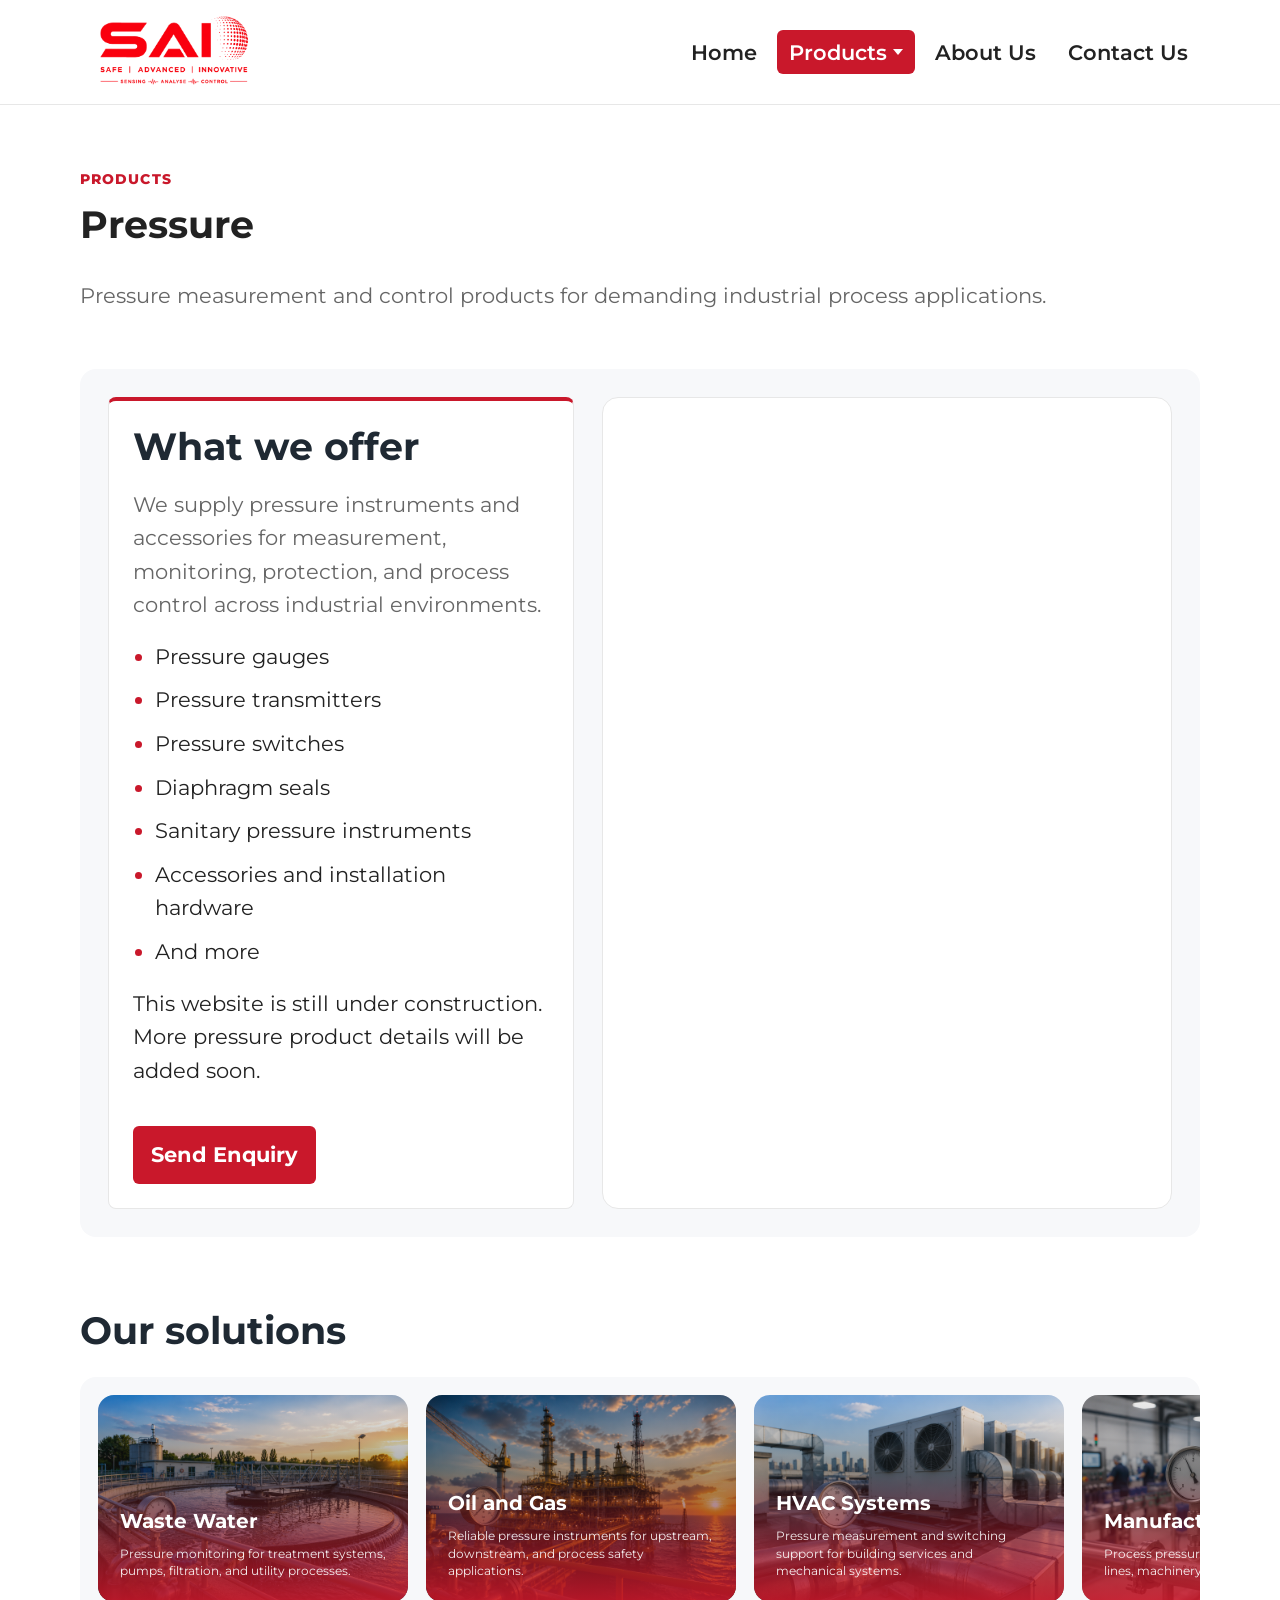
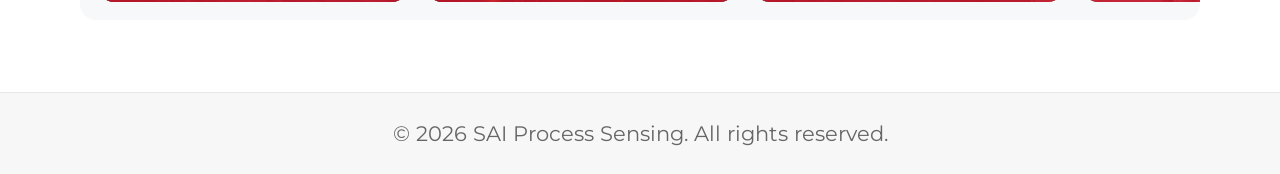
<file: pressure.html>
﻿<!DOCTYPE html>
<html lang="en">
<head>
  <meta charset="UTF-8">
  <meta name="viewport" content="width=device-width, initial-scale=1.0">
  <title>SAI Process Sensing | Pressure</title>
  <link rel="stylesheet" href="css/global.css">
  <link rel="stylesheet" href="css/products.css">
</head>
<body>
  <header class="site-header">
    <nav class="site-navigation" aria-label="Main navigation">
      <a class="site-navigation-logo" href="index.html">
        <img class="site-navigation-logo-image" src="images/Sai sensing logo bg removed.png" alt="SAI Process Sensing logo">
      </a>
      <ul class="site-navigation-menu">
        <li><a class="site-navigation-link" href="index.html">Home</a></li>
        <li class="site-navigation-products-dropdown">
          <a class="site-navigation-link current-page-link" href="products.html">Products <span class="site-navigation-products-dropdown-arrow" aria-hidden="true"></span></a>
          <ul class="site-navigation-products-dropdown-menu" aria-label="Product categories">
            <li><a class="site-navigation-products-dropdown-link" href="products.html">All Products</a></li>
            <li><a class="site-navigation-products-dropdown-link" href="pressure.html">Pressure</a></li>
            <li><a class="site-navigation-products-dropdown-link" href="differential-pressure.html">Differential Pressure</a></li>
            <li><a class="site-navigation-products-dropdown-link" href="temperature.html">Temperature</a></li>
            <li><a class="site-navigation-products-dropdown-link" href="level.html">Level</a></li>
            <li><a class="site-navigation-products-dropdown-link" href="flow.html">Flow</a></li>
            <li><a class="site-navigation-products-dropdown-link" href="switches.html">Switches</a></li>
            <li><a class="site-navigation-products-dropdown-link" href="manifolds.html">Manifolds</a></li>
            <li><a class="site-navigation-products-dropdown-link" href="gauges.html">Gauges</a></li>
            <li><a class="site-navigation-products-dropdown-link" href="fittings.html">Fittings</a></li>
          </ul>
        </li>
        <li><a class="site-navigation-link" href="about.html">About Us</a></li>
        <li><a class="site-navigation-link" href="contact.html">Contact Us</a></li>
      </ul>
    </nav>
  </header>

  <main>
    <section class="inner-page-heading" aria-labelledby="pressure-page-title">
      <p class="section-label-text">Products</p>
      <h1 id="pressure-page-title">Pressure</h1>
      <p>Pressure measurement and control products for demanding industrial process applications.</p>
    </section>

    <section class="product-detail-overview-section shared-section-panel" aria-labelledby="pressure-offer-title">
      <article class="product-detail-offer-card shared-content-card">
        <h2 class="product-detail-section-title" id="pressure-offer-title">What we offer</h2>
        <p class="product-detail-description">We supply pressure instruments and accessories for measurement, monitoring, protection, and process control across industrial environments.</p>

        <ul class="product-detail-product-list">
          <li>Pressure gauges</li>
          <li>Pressure transmitters</li>
          <li>Pressure switches</li>
          <li>Diaphragm seals</li>
          <li>Sanitary pressure instruments</li>
          <li>Accessories and installation hardware</li>
          <li>And more</li>
        </ul>

        <p class="product-detail-construction-note">This website is still under construction. More pressure product details will be added soon.</p>

        <button
          class="primary-action-button"
          type="button"
          onclick="window.open('https://wa.me/971506139771?text=Hello%20SAI%20Process%20Sensing%2C%20I%20would%20like%20to%20send%20an%20enquiry%20about%20pressure%20products.', '_blank', 'noopener,noreferrer')">
          Send Enquiry
        </button>
      </article>

      <figure class="product-detail-slideshow" aria-label="Pressure product image slideshow">
        <img class="product-detail-slideshow-image" src="images/Aplisens Pressure Transmitter.png" alt="Aplisens pressure transmitter">
        <img class="product-detail-slideshow-image" src="images/PCE-28Smart.png" alt="Smart pressure transmitter">
        <img class="product-detail-slideshow-image" src="images/PRE-28 APLISENS.png" alt="Aplisens pressure transmitter">
        <img class="product-detail-slideshow-image" src="images/1032_Sanitary_Gauge_C.png" alt="Sanitary pressure gauge">
        <img class="product-detail-slideshow-image" src="images/Waterproof Pressure Switch.png" alt="Waterproof pressure switch">
      </figure>
    </section>

    <section class="product-detail-solutions-section" aria-labelledby="pressure-solutions-title">
      <h2 class="product-detail-section-title" id="pressure-solutions-title">Our solutions</h2>

      <div class="product-detail-solutions-card-slider" aria-label="Pressure solution applications slider">
        <div class="product-detail-solutions-card-slider-track">
        <article class="product-detail-solution-image-card">
          <img class="product-detail-solution-image-card-picture" src="images/waste water.png" alt="">
          <div class="product-detail-solution-image-card-overlay">
            <h3>Waste Water</h3>
            <p>Pressure monitoring for treatment systems, pumps, filtration, and utility processes.</p>
          </div>
        </article>

        <article class="product-detail-solution-image-card">
          <img class="product-detail-solution-image-card-picture" src="images/OIL & gas.png" alt="">
          <div class="product-detail-solution-image-card-overlay">
            <h3>Oil and Gas</h3>
            <p>Reliable pressure instruments for upstream, downstream, and process safety applications.</p>
          </div>
        </article>

        <article class="product-detail-solution-image-card">
          <img class="product-detail-solution-image-card-picture" src="images/hvac.png" alt="">
          <div class="product-detail-solution-image-card-overlay">
            <h3>HVAC Systems</h3>
            <p>Pressure measurement and switching support for building services and mechanical systems.</p>
          </div>
        </article>

        <article class="product-detail-solution-image-card">
          <img class="product-detail-solution-image-card-picture" src="images/manufacturing.png" alt="">
          <div class="product-detail-solution-image-card-overlay">
            <h3>Manufacturing</h3>
            <p>Process pressure monitoring for production lines, machinery, and plant utilities.</p>
          </div>
        </article>

        <article class="product-detail-solution-image-card">
          <img class="product-detail-solution-image-card-picture" src="images/power and utilities.png" alt="">
          <div class="product-detail-solution-image-card-overlay">
            <h3>Power and Utilities</h3>
            <p>Pressure instrumentation support for plant utilities, energy systems, and service lines.</p>
          </div>
        </article>

        <article class="product-detail-solution-image-card">
          <img class="product-detail-solution-image-card-picture" src="images/district cooling.png" alt="">
          <div class="product-detail-solution-image-card-overlay">
            <h3>District Cooling</h3>
            <p>Pressure monitoring support for chilled water networks, cooling plants, and distribution systems.</p>
          </div>
        </article>

        <article class="product-detail-solution-image-card" aria-hidden="true">
          <img class="product-detail-solution-image-card-picture" src="images/waste water.png" alt="">
          <div class="product-detail-solution-image-card-overlay">
            <h3>Waste Water</h3>
            <p>Pressure monitoring for treatment systems, pumps, filtration, and utility processes.</p>
          </div>
        </article>

        <article class="product-detail-solution-image-card" aria-hidden="true">
          <img class="product-detail-solution-image-card-picture" src="images/OIL & gas.png" alt="">
          <div class="product-detail-solution-image-card-overlay">
            <h3>Oil and Gas</h3>
            <p>Reliable pressure instruments for upstream, downstream, and process safety applications.</p>
          </div>
        </article>
        </div>
      </div>
    </section>
  </main>

  <footer class="site-footer">
    <p>&copy; 2026 SAI Process Sensing. All rights reserved.</p>
  </footer>
  
</body>
</html>
</file>
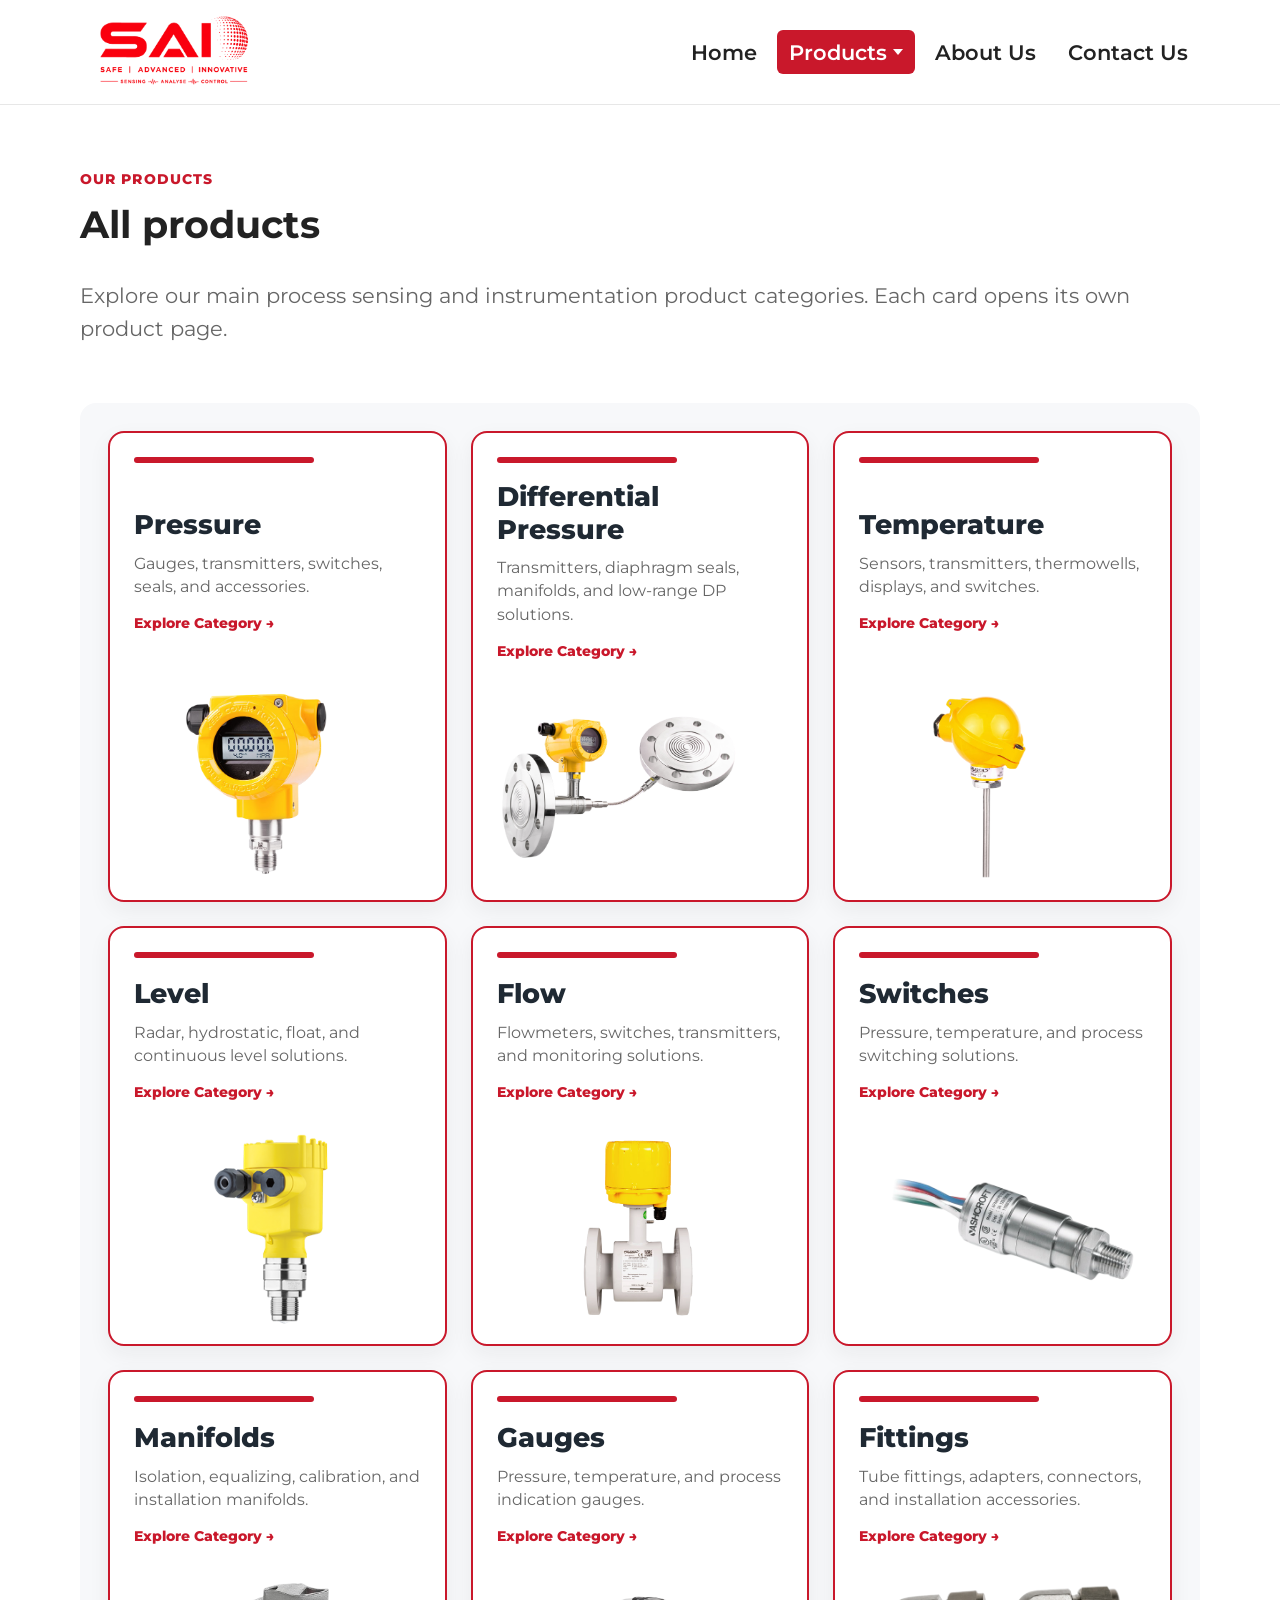
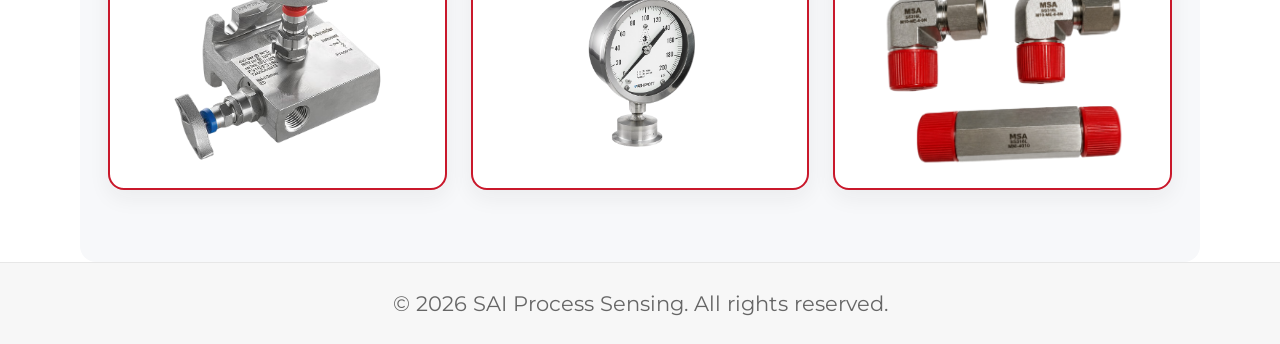
<file: products.html>
﻿<!DOCTYPE html>
<html lang="en">
<head>
  <meta charset="UTF-8">
  <meta name="viewport" content="width=device-width, initial-scale=1.0">
  <title>SAI Process Sensing | Products</title>
  <link rel="stylesheet" href="css/global.css">
  <link rel="stylesheet" href="css/products.css">
</head>
<body>
  <header class="site-header">
    <nav class="site-navigation" aria-label="Main navigation">
      <a class="site-navigation-logo" href="index.html">
        <img class="site-navigation-logo-image" src="images/Sai sensing logo bg removed.png" alt="SAI Process Sensing logo">
      </a>
      <ul class="site-navigation-menu">
        <li><a class="site-navigation-link" href="index.html">Home</a></li>
        <li class="site-navigation-products-dropdown">
          <a class="site-navigation-link current-page-link" href="products.html">Products <span class="site-navigation-products-dropdown-arrow" aria-hidden="true"></span></a>
          <ul class="site-navigation-products-dropdown-menu" aria-label="Product categories">
            <li><a class="site-navigation-products-dropdown-link" href="products.html">All Products</a></li>
            <li><a class="site-navigation-products-dropdown-link" href="pressure.html">Pressure</a></li>
            <li><a class="site-navigation-products-dropdown-link" href="differential-pressure.html">Differential Pressure</a></li>
            <li><a class="site-navigation-products-dropdown-link" href="temperature.html">Temperature</a></li>
            <li><a class="site-navigation-products-dropdown-link" href="level.html">Level</a></li>
            <li><a class="site-navigation-products-dropdown-link" href="flow.html">Flow</a></li>
            <li><a class="site-navigation-products-dropdown-link" href="switches.html">Switches</a></li>
            <li><a class="site-navigation-products-dropdown-link" href="manifolds.html">Manifolds</a></li>
            <li><a class="site-navigation-products-dropdown-link" href="gauges.html">Gauges</a></li>
            <li><a class="site-navigation-products-dropdown-link" href="fittings.html">Fittings</a></li>
          </ul>
        </li>
        <li><a class="site-navigation-link" href="about.html">About Us</a></li>
        <li><a class="site-navigation-link" href="contact.html">Contact Us</a></li>
      </ul>
    </nav>
  </header>

  <main>
    <section class="inner-page-heading" aria-labelledby="products-page-title">
      <p class="section-label-text">Our Products</p>
      <h1 id="products-page-title">All products</h1>
      <p>Explore our main process sensing and instrumentation product categories. Each card opens its own product page.</p>
    </section>

    <section class="products-category-grid shared-section-panel" aria-label="Product categories">
      <a class="products-category-card" href="pressure.html">
        <span class="products-category-card-top-accent" aria-hidden="true"></span>
        <span class="products-category-card-text-content">
          <span class="products-category-card-title">Pressure</span>
          <span class="products-category-card-description">Gauges, transmitters, switches, seals, and accessories.</span>
          <span class="products-category-card-explore-link">Explore Category →</span>
        </span>
        <img class="products-category-card-product-image" src="images/Aplisens Pressure Transmitter.png" alt="">
      </a>

      <a class="products-category-card" href="differential-pressure.html">
        <span class="products-category-card-top-accent" aria-hidden="true"></span>
        <span class="products-category-card-text-content">
          <span class="products-category-card-title">Differential Pressure</span>
          <span class="products-category-card-description">Transmitters, diaphragm seals, manifolds, and low-range DP solutions.</span>
          <span class="products-category-card-explore-link">Explore Category →</span>
        </span>
        <img class="products-category-card-product-image" src="images/DP Remote seal.png" alt="">
      </a>

      <a class="products-category-card" href="temperature.html">
        <span class="products-category-card-top-accent" aria-hidden="true"></span>
        <span class="products-category-card-text-content">
          <span class="products-category-card-title">Temperature</span>
          <span class="products-category-card-description">Sensors, transmitters, thermowells, displays, and switches.</span>
          <span class="products-category-card-explore-link">Explore Category →</span>
        </span>
        <img class="products-category-card-product-image" src="images/temp sensor (1).png" alt="">
      </a>

      <a class="products-category-card" href="level.html">
        <span class="products-category-card-top-accent" aria-hidden="true"></span>
        <span class="products-category-card-text-content">
          <span class="products-category-card-title">Level</span>
          <span class="products-category-card-description">Radar, hydrostatic, float, and continuous level solutions.</span>
          <span class="products-category-card-explore-link">Explore Category →</span>
        </span>
        <img class="products-category-card-product-image" src="images/Radar Level Transmitter VEGA - Copy.png" alt="">
      </a>

      <a class="products-category-card" href="flow.html">
        <span class="products-category-card-top-accent" aria-hidden="true"></span>
        <span class="products-category-card-text-content">
          <span class="products-category-card-title">Flow</span>
          <span class="products-category-card-description">Flowmeters, switches, transmitters, and monitoring solutions.</span>
          <span class="products-category-card-explore-link">Explore Category →</span>
        </span>
        <img class="products-category-card-product-image" src="images/background-removed (1).png" alt="">
      </a>

      <a class="products-category-card" href="switches.html">
        <span class="products-category-card-top-accent" aria-hidden="true"></span>
        <span class="products-category-card-text-content">
          <span class="products-category-card-title">Switches</span>
          <span class="products-category-card-description">Pressure, temperature, and process switching solutions.</span>
          <span class="products-category-card-explore-link">Explore Category →</span>
        </span>
        <img class="products-category-card-product-image" src="images/Waterproof Pressure Switch.png" alt="">
      </a>

      <a class="products-category-card" href="manifolds.html">
        <span class="products-category-card-top-accent" aria-hidden="true"></span>
        <span class="products-category-card-text-content">
          <span class="products-category-card-title">Manifolds</span>
          <span class="products-category-card-description">Isolation, equalizing, calibration, and installation manifolds.</span>
          <span class="products-category-card-explore-link">Explore Category →</span>
        </span>
        <img class="products-category-card-product-image" src="images/schnider manfold.png" alt="">
      </a>

      <a class="products-category-card" href="gauges.html">
        <span class="products-category-card-top-accent" aria-hidden="true"></span>
        <span class="products-category-card-text-content">
          <span class="products-category-card-title">Gauges</span>
          <span class="products-category-card-description">Pressure, temperature, and process indication gauges.</span>
          <span class="products-category-card-explore-link">Explore Category →</span>
        </span>
        <img class="products-category-card-product-image" src="images/1032_Sanitary_Gauge_C.png" alt="">
      </a>

      <a class="products-category-card" href="fittings.html">
        <span class="products-category-card-top-accent" aria-hidden="true"></span>
        <span class="products-category-card-text-content">
          <span class="products-category-card-title">Fittings</span>
          <span class="products-category-card-description">Tube fittings, adapters, connectors, and installation accessories.</span>
          <span class="products-category-card-explore-link">Explore Category →</span>
        </span>
        <img class="products-category-card-product-image" src="images/msa fitttings 3 (2).png" alt="">
      </a>
    </section>
  </main>

  <footer class="site-footer">
    <p>&copy; 2026 SAI Process Sensing. All rights reserved.</p>
  </footer>
 
</body>
</html>
</file>
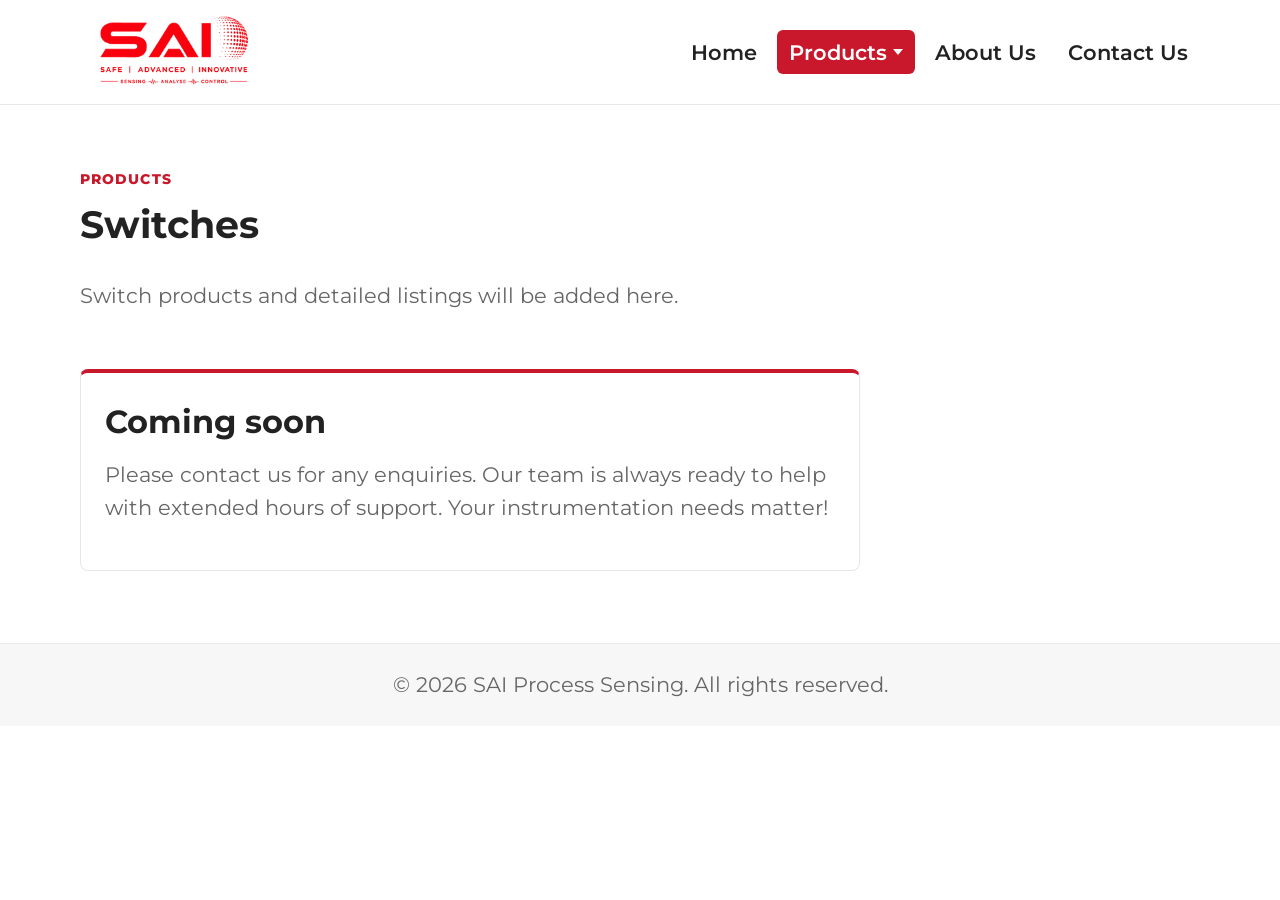
<file: switches.html>
﻿<!DOCTYPE html>
<html lang="en">
<head>
  <meta charset="UTF-8">
  <meta name="viewport" content="width=device-width, initial-scale=1.0">
  <title>SAI Process Sensing | Switches</title>
  <link rel="stylesheet" href="css/global.css">
  <link rel="stylesheet" href="css/products.css">
</head>
<body>
  <header class="site-header">
    <nav class="site-navigation" aria-label="Main navigation">
      <a class="site-navigation-logo" href="index.html">
        <img class="site-navigation-logo-image" src="images/Sai sensing logo bg removed.png" alt="SAI Process Sensing logo">
      </a>
      <ul class="site-navigation-menu">
        <li><a class="site-navigation-link" href="index.html">Home</a></li>
        <li class="site-navigation-products-dropdown">
          <a class="site-navigation-link current-page-link" href="products.html">Products <span class="site-navigation-products-dropdown-arrow" aria-hidden="true"></span></a>
          <ul class="site-navigation-products-dropdown-menu" aria-label="Product categories">
            <li><a class="site-navigation-products-dropdown-link" href="products.html">All Products</a></li>
            <li><a class="site-navigation-products-dropdown-link" href="pressure.html">Pressure</a></li>
            <li><a class="site-navigation-products-dropdown-link" href="differential-pressure.html">Differential Pressure</a></li>
            <li><a class="site-navigation-products-dropdown-link" href="temperature.html">Temperature</a></li>
            <li><a class="site-navigation-products-dropdown-link" href="level.html">Level</a></li>
            <li><a class="site-navigation-products-dropdown-link" href="flow.html">Flow</a></li>
            <li><a class="site-navigation-products-dropdown-link" href="switches.html">Switches</a></li>
            <li><a class="site-navigation-products-dropdown-link" href="manifolds.html">Manifolds</a></li>
            <li><a class="site-navigation-products-dropdown-link" href="gauges.html">Gauges</a></li>
            <li><a class="site-navigation-products-dropdown-link" href="fittings.html">Fittings</a></li>
          </ul>
        </li>
        <li><a class="site-navigation-link" href="about.html">About Us</a></li>
        <li><a class="site-navigation-link" href="contact.html">Contact Us</a></li>
      </ul>
    </nav>
  </header>

  <main>
    <section class="inner-page-heading" aria-labelledby="switches-page-title">
      <p class="section-label-text">Products</p>
      <h1 id="switches-page-title">Switches</h1>
      <p>Switch products and detailed listings will be added here.</p>
    </section>

    <section class="product-category-placeholder-section">
      <article class="product-category-placeholder-card shared-content-card">
        <h2 class="product-category-placeholder-card-title">Coming soon</h2>
        <p class="product-category-placeholder-card-description">Please contact us for any enquiries. Our team is always ready to help with extended hours of support. Your instrumentation needs matter!</p>
      </article>
    </section>
  </main>

  <footer class="site-footer">
    <p>&copy; 2026 SAI Process Sensing. All rights reserved.</p>
  </footer>
  
</body>
</html>
</file>
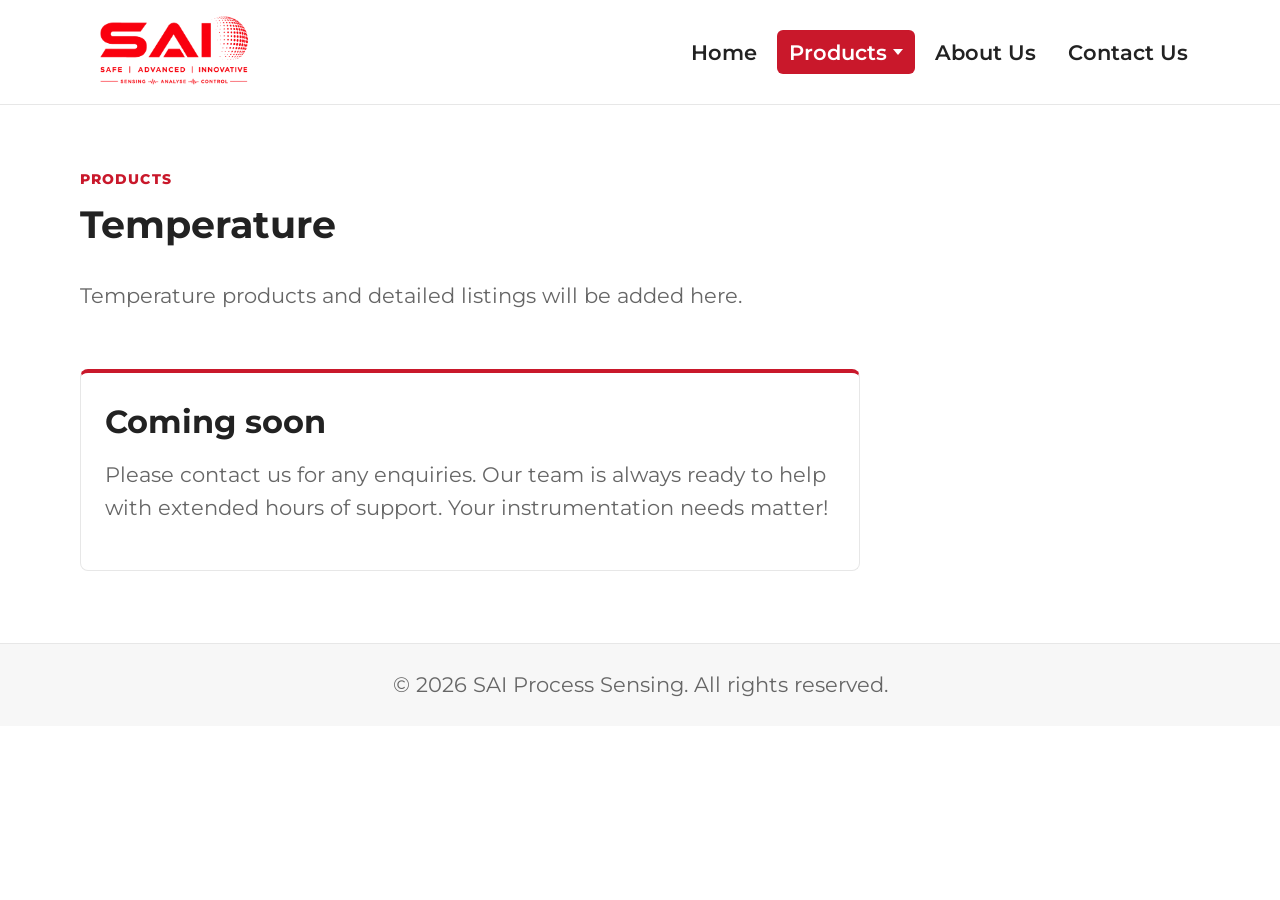
<file: temperature.html>
﻿<!DOCTYPE html>
<html lang="en">
<head>
  <meta charset="UTF-8">
  <meta name="viewport" content="width=device-width, initial-scale=1.0">
  <title>SAI Process Sensing | Temperature</title>
  <link rel="stylesheet" href="css/global.css">
  <link rel="stylesheet" href="css/products.css">
</head>
<body>
  <header class="site-header">
    <nav class="site-navigation" aria-label="Main navigation">
      <a class="site-navigation-logo" href="index.html">
        <img class="site-navigation-logo-image" src="images/Sai sensing logo bg removed.png" alt="SAI Process Sensing logo">
      </a>
      <ul class="site-navigation-menu">
        <li><a class="site-navigation-link" href="index.html">Home</a></li>
        <li class="site-navigation-products-dropdown">
          <a class="site-navigation-link current-page-link" href="products.html">Products <span class="site-navigation-products-dropdown-arrow" aria-hidden="true"></span></a>
          <ul class="site-navigation-products-dropdown-menu" aria-label="Product categories">
            <li><a class="site-navigation-products-dropdown-link" href="products.html">All Products</a></li>
            <li><a class="site-navigation-products-dropdown-link" href="pressure.html">Pressure</a></li>
            <li><a class="site-navigation-products-dropdown-link" href="differential-pressure.html">Differential Pressure</a></li>
            <li><a class="site-navigation-products-dropdown-link" href="temperature.html">Temperature</a></li>
            <li><a class="site-navigation-products-dropdown-link" href="level.html">Level</a></li>
            <li><a class="site-navigation-products-dropdown-link" href="flow.html">Flow</a></li>
            <li><a class="site-navigation-products-dropdown-link" href="switches.html">Switches</a></li>
            <li><a class="site-navigation-products-dropdown-link" href="manifolds.html">Manifolds</a></li>
            <li><a class="site-navigation-products-dropdown-link" href="gauges.html">Gauges</a></li>
            <li><a class="site-navigation-products-dropdown-link" href="fittings.html">Fittings</a></li>
          </ul>
        </li>
        <li><a class="site-navigation-link" href="about.html">About Us</a></li>
        <li><a class="site-navigation-link" href="contact.html">Contact Us</a></li>
      </ul>
    </nav>
  </header>

  <main>
    <section class="inner-page-heading" aria-labelledby="temperature-page-title">
      <p class="section-label-text">Products</p>
      <h1 id="temperature-page-title">Temperature</h1>
      <p>Temperature products and detailed listings will be added here.</p>
    </section>

    <section class="product-category-placeholder-section">
      <article class="product-category-placeholder-card shared-content-card">
        <h2 class="product-category-placeholder-card-title">Coming soon</h2>
        <p class="product-category-placeholder-card-description">Please contact us for any enquiries. Our team is always ready to help with extended hours of support. Your instrumentation needs matter!</p>
      </article>
    </section>
  </main>

  <footer class="site-footer">
    <p>&copy; 2026 SAI Process Sensing. All rights reserved.</p>
  </footer>
  
</body>
</html>
</file>
<file: css/global.css>
/* =========================
   Global Site Styles
   ========================= */
@import url("https://fonts.googleapis.com/css2?family=Montserrat:wght@400;500;600;700;800&display=swap");

:root {
  --color-red: #c9182b;
  --color-red-dark: #981526;
  --color-white: #ffffff;
  --color-light: #f7f7f7;
  --color-text: #222222;
  --color-muted: #666666;
  --color-border: #e7e7e7;
  --color-section-panel: #f7f8fa;
  --max-width: 1120px;
  --section-panel-padding: 28px;
  --section-panel-radius: 16px;
}

* {
  box-sizing: border-box;
}

body {
  margin: 0;
  font-family: "Montserrat", Arial, Helvetica, sans-serif;
  font-size: 21px;
  color: var(--color-text);
  background: var(--color-white);
  line-height: 1.6;
}

main {
  width: min(100% - 32px, var(--max-width));
  margin: 0 auto;
}

img {
  display: block;
  max-width: 100%;
}

a {
  color: inherit;
  text-decoration: none;
}

h1,
h2,
p {
  margin-top: 0;
}

.visually-hidden {
  position: absolute;
  width: 1px;
  height: 1px;
  padding: 0;
  margin: -1px;
  overflow: hidden;
  clip: rect(0, 0, 0, 0);
  white-space: nowrap;
  border: 0;
}

/* =========================
   Navigation Bar
   ========================= */
.site-header {
  background: var(--color-white);
  border-bottom: 1px solid var(--color-border);
  position: sticky;
  top: 0;
  z-index: 10;
}

.site-navigation {
  width: min(100% - 32px, var(--max-width));
  min-height: 72px;
  margin: 0 auto;
  display: flex;
  align-items: center;
  justify-content: space-between;
  gap: 24px;
}

.site-navigation-logo {
  display: inline-flex;
  align-items: center;
}

.site-navigation-logo-image {
  width: auto;
  height: 104px;
}

.site-navigation-menu {
  list-style: none;
  display: flex;
  align-items: center;
  gap: 8px;
  padding: 0;
  margin: 0;
}

.site-navigation-link {
  display: inline-flex;
  align-items: center;
  min-height: 44px;
  padding: 10px 12px;
  border-radius: 6px;
  font-weight: 600;
  line-height: 1;
  color: var(--color-text);
}

.site-navigation-link:hover,
.site-navigation-link.current-page-link,
.site-navigation-products-dropdown-link:hover,
.site-navigation-products-dropdown-link.current-page-link {
  color: var(--color-white);
  background: var(--color-red);
}

.site-navigation-products-dropdown {
  position: relative;
}

.site-navigation-products-dropdown-arrow {
  display: inline-block;
  width: 0;
  height: 0;
  margin-left: 6px;
  vertical-align: middle;
  border-top: 6px solid currentColor;
  border-right: 5px solid transparent;
  border-left: 5px solid transparent;
  transition: transform 0.2s ease;
}

.site-navigation-products-dropdown-menu {
  position: absolute;
  top: calc(100% + 8px);
  left: 0;
  min-width: 240px;
  display: grid;
  gap: 4px;
  visibility: hidden;
  opacity: 0;
  transform: translateY(-8px);
  list-style: none;
  margin: 0;
  padding: 8px;
  border: 1px solid var(--color-border);
  border-radius: 8px;
  background: var(--color-white);
  box-shadow: 0 16px 30px rgba(34, 34, 34, 0.12);
  transition: opacity 0.2s ease, transform 0.2s ease, visibility 0.2s ease;
  z-index: 20;
}

.site-navigation-products-dropdown:hover .site-navigation-products-dropdown-menu,
.site-navigation-products-dropdown:focus-within .site-navigation-products-dropdown-menu {
  visibility: visible;
  opacity: 1;
  transform: translateY(0);
}

.site-navigation-products-dropdown:hover .site-navigation-products-dropdown-arrow,
.site-navigation-products-dropdown:focus-within .site-navigation-products-dropdown-arrow {
  transform: rotate(180deg);
}

.site-navigation-products-dropdown-link {
  display: flex;
  align-items: center;
  min-height: 40px;
  padding: 10px 12px;
  color: var(--color-text);
  border-radius: 6px;
  line-height: 1.1;
  white-space: nowrap;
}

/* =========================
   Shared Text And Buttons
   ========================= */
.section-label-text {
  color: var(--color-red);
  font-size: 0.85rem;
  font-weight: 800;
  letter-spacing: 0.08em;
  text-transform: uppercase;
  margin-bottom: 12px;
}

.primary-action-button {
  display: inline-block;
  border: 0;
  border-radius: 6px;
  padding: 12px 18px;
  color: var(--color-white);
  background: var(--color-red);
  font: inherit;
  font-weight: 700;
  cursor: pointer;
}

.primary-action-button:hover {
  background: var(--color-red-dark);
}

.shared-section-panel {
  padding: var(--section-panel-padding);
  border-radius: var(--section-panel-radius);
  background: var(--color-section-panel);
}

.shared-content-card {
  border: 1px solid var(--color-border);
  border-radius: 8px;
  padding: 24px;
  background: var(--color-white);
}

.inner-page-heading {
  max-width: 1100px;
  padding: 64px 0 36px;
}

.inner-page-heading h1 {
  font-size: clamp(2rem, 3vw, 3rem);
  line-height: 1.15;
}

.inner-page-heading p:last-child {
  color: var(--color-muted);
}

/* =========================
   Shared Image Placeholders
   ========================= */
.image-placeholder-box {
  display: grid;
  place-items: center;
  min-height: 220px;
  border: 2px dashed #d8d8d8;
  border-radius: 8px;
  color: var(--color-muted);
  background: linear-gradient(135deg, #ffffff 0%, #f4f4f4 100%);
  text-align: center;
}

.image-placeholder-box span {
  padding: 12px;
}

/* =========================
   Footer
   ========================= */
.site-footer {
  border-top: 1px solid var(--color-border);
  padding: 24px 16px;
  text-align: center;
  color: var(--color-muted);
  background: var(--color-light);
}

.site-footer p {
  margin-bottom: 0;
}



/* =========================
   Global Responsive Styles
   ========================= */
@media (max-width: 1180px) {
  body {
    font-size: 18px;
  }

  .site-navigation-logo-image {
    height: 82px;
  }

  .inner-page-heading {
    padding-top: 52px;
  }
}

@media (max-width: 820px) {
  .site-navigation,
  .site-navigation-menu {
    align-items: flex-start;
    flex-direction: column;
  }

  .site-navigation {
    padding: 16px 0;
  }

  .site-navigation-menu {
    width: 100%;
    gap: 4px;
  }

  .site-navigation-link {
    width: 100%;
  }

  .site-navigation-products-dropdown,
  .site-navigation-products-dropdown-menu {
    width: 100%;
  }

  .site-navigation-products-dropdown-menu {
    position: static;
    display: none;
    visibility: visible;
    opacity: 1;
    transform: none;
    min-width: 0;
    margin-top: 4px;
    box-shadow: none;
  }

  .site-navigation-products-dropdown:hover .site-navigation-products-dropdown-menu,
  .site-navigation-products-dropdown:focus-within .site-navigation-products-dropdown-menu {
    display: grid;
  }
}

@media (max-width: 640px) {
  body {
    font-size: 15px;
    line-height: 1.55;
  }

  main,
  .site-navigation {
    width: min(100% - 24px, var(--max-width));
  }

  .site-navigation {
    align-items: center;
    gap: 12px;
    min-height: auto;
    padding: 12px 0;
  }

  .site-navigation-logo-image {
    height: 62px;
  }

  .site-navigation-menu {
    display: flex;
    flex-direction: row;
    align-items: center;
    justify-content: center;
    gap: 3px;
  }

  .site-navigation-menu li {
    width: auto;
  }

  .site-navigation-link {
    width: auto;
    padding: 7px 6px;
    font-size: 0.72rem;
    text-align: center;
    white-space: nowrap;
  }

  .site-navigation-products-dropdown-menu {
    width: max-content;
    min-width: 180px;
  }

  .floating-whatsapp-contact-link {
    right: 16px;
    bottom: 16px;
    width: 56px;
    height: 56px;
  }

  .floating-whatsapp-contact-icon {
    width: 56px;
    height: 56px;
  }

  .inner-page-heading h1 {
    font-size: clamp(1.55rem, 7vw, 2rem);
    line-height: 1.18;
  }

  .section-label-text {
    font-size: 0.72rem;
    letter-spacing: 0.06em;
  }

  .inner-page-heading {
    padding: 40px 0 28px;
  }

  .shared-section-panel,
  .shared-content-card {
    padding: 18px;
  }
}
</file>
<file: css/home.css>
/* =========================
   Home Hero Section
   ========================= */
.home-hero-section {
  display: grid;
  grid-template-columns: 1.1fr 0.9fr;
  gap: 40px;
  align-items: center;
  padding: 72px 0;
}

.home-hero-main-heading {
  max-width: 720px;
  font-size: clamp(2rem, 4vw, 3.5rem);
  line-height: 1.1;
  margin-bottom: 18px;
}

.home-hero-supporting-text {
  max-width: 640px;
  color: var(--color-muted);
  font-size: 1.05rem;
}

.home-hero-product-slideshow {
  position: relative;
  min-height: 360px;
  margin: 0;
  border: 2px solid #d8d8d8;
  border-radius: 8px;
  overflow: hidden;
  background: linear-gradient(135deg, #ffffff 0%, #f4f4f4 100%);
}

.home-hero-product-slideshow-image {
  position: absolute;
  inset: 0;
  width: 100%;
  height: 100%;
  padding: 28px;
  opacity: 0;
  object-fit: contain;
  animation: home-hero-product-slideshow-fade 72s infinite;
}

.home-hero-product-slideshow-image:nth-child(1) {
  animation-delay: 0s;
}

.home-hero-product-slideshow-image:nth-child(2) {
  animation-delay: 8s;
}

.home-hero-product-slideshow-image:nth-child(3) {
  animation-delay: 16s;
}

.home-hero-product-slideshow-image:nth-child(4) {
  animation-delay: 24s;
}

.home-hero-product-slideshow-image:nth-child(5) {
  animation-delay: 32s;
}

.home-hero-product-slideshow-image:nth-child(6) {
  animation-delay: 40s;
}

.home-hero-product-slideshow-image:nth-child(7) {
  animation-delay: 48s;
}

.home-hero-product-slideshow-image:nth-child(8) {
  animation-delay: 56s;
}

.home-hero-product-slideshow-image:nth-child(9) {
  animation-delay: 64s;
}

@keyframes home-hero-product-slideshow-fade {
  0% {
    opacity: 0;
  }

  2% {
    opacity: 1;
  }

  9% {
    opacity: 1;
  }

  11% {
    opacity: 0;
  }

  100% {
    opacity: 0;
  }
}

/* =========================
   Home Best Sellers
   ========================= */
.home-best-sellers-section {
  padding-bottom: 72px;
}

.home-best-sellers-heading {
  max-width: 720px;
  font-size: clamp(1.8rem, 3vw, 2.6rem);
  line-height: 1.15;
  color: var(--color-red);
}

.home-best-sellers-grid {
  display: grid;
  grid-template-columns: repeat(3, 1fr);
  gap: 20px;
  margin-top: 24px;
}

.home-best-seller-card {
  display: grid;
  align-content: start;
  gap: 12px;
  border-top: 4px solid var(--color-red);
}

.home-best-seller-card-image {
  width: 100%;
  height: 220px;
  padding: 18px;
  border: 1px solid var(--color-border);
  border-radius: 8px;
  background: var(--color-light);
  object-fit: contain;
}

.home-best-seller-card-title {
  margin: 0;
  color: var(--color-red);
}

.home-best-seller-card-description {
  color: var(--color-muted);
  margin-bottom: 8px;
}

.home-best-seller-card .primary-action-button {
  justify-self: start;
}

/* =========================
   Home Responsive Styles
   ========================= */
@media (max-width: 1180px) {
  .home-hero-section {
    grid-template-columns: 1fr 0.95fr;
    gap: 28px;
    padding: 56px 0;
  }

  .home-hero-main-heading {
    font-size: clamp(2rem, 4vw, 2.8rem);
  }

  .home-hero-product-slideshow {
    min-height: 320px;
  }
}

@media (max-width: 980px) {
  .home-hero-section {
    grid-template-columns: 1fr;
  }
}

@media (max-width: 820px) {
  .home-hero-section,
  .home-best-sellers-grid {
    grid-template-columns: 1fr;
  }

  .home-hero-section {
    padding: 48px 0;
  }
}

@media (max-width: 640px) {
  .home-hero-section {
    gap: 28px;
    padding: 36px 0 48px;
  }

  .home-hero-main-heading {
    font-size: clamp(1.55rem, 7vw, 2rem);
    line-height: 1.18;
  }

  .home-hero-supporting-text {
    font-size: 0.98rem;
  }

  .home-hero-product-slideshow {
    min-height: 260px;
  }

  .home-hero-product-slideshow-image {
    padding: 18px;
  }

  .home-best-sellers-grid {
    gap: 14px;
  }

  .home-best-seller-card-title {
    font-size: 1.2rem;
  }

  .home-best-seller-card-image {
    height: 190px;
  }

  .home-best-sellers-section {
    padding-bottom: 52px;
  }
}
</file>
<file: css/about.css>
/* =========================
   About Company Section
   ========================= */
.about-company-section {
  display: grid;
  grid-template-columns: 0.9fr 1.1fr;
  gap: 36px;
  align-items: center;
  padding-bottom: 48px;
}

.about-company-image {
  width: 100%;
  min-height: 320px;
  height: 100%;
  border: 1px solid var(--color-border);
  border-radius: 8px;
  object-fit: cover;
  object-position: center;
}

.about-company-content {
  font-size: 20px;
}

.about-company-content p {
  color: var(--color-muted);
}

/* =========================
   About Values Section
   ========================= */
.about-values-section {
  padding-bottom: 56px;
}

.about-values-section h2 {
  max-width: 720px;
  font-size: clamp(1.8rem, 3vw, 2.6rem);
  line-height: 1.15;
}

.about-values-grid {
  display: grid;
  grid-template-columns: repeat(auto-fit, minmax(240px, 1fr));
  gap: 20px;
  margin-top: 24px;
}

.about-value-card {
  border-top: 4px solid var(--color-red);
}

.about-value-card h3 {
  margin-top: 0;
  margin-bottom: 10px;
  color: var(--color-red);
}

.about-value-card p {
  margin-bottom: 0;
  color: var(--color-muted);
}

/* =========================
   About Industries Section
   ========================= */
.about-industries-section {
  display: grid;
  grid-template-columns: 0.75fr 1.25fr;
  gap: 32px;
  align-items: center;
  padding-bottom: 72px;
}

.about-industries-content p:last-child {
  color: var(--color-muted);
}

.about-industries-image {
  width: 100%;
  height: auto;
  border: 1px solid var(--color-border);
  border-radius: 8px;
  background: var(--color-white);
}

/* =========================
   About Responsive Styles
   ========================= */
@media (max-width: 1180px) {
  .about-company-section,
  .about-industries-section {
    gap: 28px;
  }
}

@media (max-width: 980px) {
  .about-company-section,
  .about-industries-section {
    grid-template-columns: 1fr;
  }

  .about-values-grid {
    grid-template-columns: repeat(2, minmax(0, 1fr));
  }

  .about-company-image {
    height: 420px;
    min-height: 0;
    max-height: none;
    object-fit: contain;
  }
}

@media (max-width: 820px) {
  .about-company-section,
  .about-values-grid,
  .about-industries-section {
    grid-template-columns: 1fr;
  }
}

@media (max-width: 640px) {
  .about-values-section h2 {
    font-size: clamp(1.45rem, 6.5vw, 1.85rem);
    line-height: 1.2;
  }

  .about-value-card h3 {
    font-size: 1rem;
  }

  .about-values-grid {
    gap: 14px;
    padding-bottom: 48px;
  }

  .about-company-image {
    height: 300px;
  }

  .about-company-content {
    font-size: 1rem;
  }

  .about-values-section {
    padding-bottom: 44px;
  }

  .about-industries-section {
    padding-bottom: 52px;
  }
}
</file>
<file: css/contact.css>
/* =========================
   Contact Page Layout
   ========================= */
.contact-details-and-enquiry-layout {
  display: grid;
  grid-template-columns: 0.85fr 1.15fr;
  gap: 32px;
  padding-bottom: 72px;
}

.contact-company-details {
  font-style: normal;
}

.contact-company-details p {
  color: var(--color-muted);
}

.contact-company-details a {
  color: var(--color-red);
  font-weight: 600;
}

.contact-company-details a:hover {
  color: var(--color-red-dark);
}

.contact-company-location-map-embed {
  display: block;
  width: 100%;
  min-height: 280px;
  margin-top: 20px;
  border: 1px solid var(--color-border);
  border-radius: 8px;
}

/* Text link kept below the embed for users who want directions in Google Maps. */
.contact-company-location-map-link {
  display: block;
  margin-top: 12px;
}

/* =========================
   Contact Enquiry Form
   ========================= */
.contact-enquiry-form {
  display: grid;
  gap: 12px;
}

.contact-enquiry-fieldset {
  display: grid;
  gap: 12px;
  min-width: 0;
  margin: 0;
  padding: 0;
  border: 0;
}

.contact-enquiry-fieldset legend {
  margin-bottom: 8px;
  font-size: 1.35rem;
  font-weight: 700;
}

.contact-enquiry-form label {
  font-weight: 700;
}

.contact-enquiry-form input,
.contact-enquiry-form textarea {
  width: 100%;
  border: 1px solid var(--color-border);
  border-radius: 6px;
  padding: 12px;
  font: inherit;
}

.contact-enquiry-form input:focus,
.contact-enquiry-form textarea:focus {
  outline: 2px solid rgba(201, 24, 43, 0.2);
  border-color: var(--color-red);
}

/* =========================
   Contact Responsive Styles
   ========================= */
@media (max-width: 1180px) {
  .contact-details-and-enquiry-layout {
    gap: 28px;
  }
}

@media (max-width: 980px) {
  .contact-details-and-enquiry-layout {
    grid-template-columns: 1fr;
  }
}

@media (max-width: 820px) {
  .contact-details-and-enquiry-layout {
    grid-template-columns: 1fr;
  }
}

@media (max-width: 640px) {
  .contact-company-details h2 {
    font-size: 1.2rem;
  }

  .contact-enquiry-fieldset legend {
    font-size: 1.2rem;
  }

  .contact-details-and-enquiry-layout {
    padding-bottom: 52px;
  }

  .contact-company-location-map-embed {
    min-height: 220px;
  }
}
</file>
<file: css/products.css>
/* =========================
   Products Category Cards
   ========================= */
.products-category-grid {
  display: grid;
  grid-template-columns: repeat(3, 1fr);
  gap: 24px;
  padding-bottom: 72px;
}

.products-category-card {
  display: grid;
  grid-template-rows: auto auto 220px;
  gap: 18px;
  overflow: hidden;
  min-height: 420px;
  border: 2px solid var(--color-red);
  border-radius: 16px;
  padding: 24px 24px 0;
  background: var(--color-white);
  box-shadow: 0 8px 22px rgba(34, 34, 34, 0.06);
  transition: border-color 0.2s ease, box-shadow 0.2s ease, transform 0.2s ease;
}

.products-category-card:hover,
.products-category-card:focus {
  border-color: rgba(201, 24, 43, 0.35);
  box-shadow: 0 18px 38px rgba(34, 34, 34, 0.13);
  transform: translateY(-3px);
}

.products-category-card-text-content {
  display: grid;
  gap: 10px;
  align-content: start;
}

.products-category-card-top-accent {
  justify-self: start;
  border-radius: 999px;
  width: min(100%, 180px);
  height: 6px;
  background: var(--color-red);
}

.products-category-card-title {
  color: #1f2933;
  font-size: 1.7rem;
  font-weight: 800;
  line-height: 1.2;
}

.products-category-card-description {
  color: var(--color-muted);
  font-size: 1rem;
  line-height: 1.45;
}

.products-category-card-explore-link {
  margin-top: 4px;
  color: var(--color-red);
  font-size: 0.86rem;
  font-weight: 800;
  transition: color 0.2s ease, transform 0.2s ease;
}

.products-category-card:hover .products-category-card-explore-link,
.products-category-card:focus .products-category-card-explore-link {
  color: var(--color-red-dark);
  transform: translateX(4px);
}

.products-category-card-product-image {
  align-self: end;
  width: 100%;
  height: 220px;
  padding: 10px 0 18px;
  object-fit: contain;
  transition: transform 0.25s ease;
}

.products-category-card:hover .products-category-card-product-image,
.products-category-card:focus .products-category-card-product-image {
  transform: scale(1.04);
}

/* =========================
   Product Category Page Placeholder
   ========================= */
.product-category-placeholder-section {
  padding-bottom: 72px;
}

.product-category-placeholder-card {
  max-width: 780px;
  border-top: 4px solid var(--color-red);
}

.product-category-placeholder-card-title {
  margin-bottom: 10px;
}

.product-category-placeholder-card-description {
  color: var(--color-muted);
}

/* =========================
   Product Detail Pages
   ========================= */
.product-detail-overview-section {
  display: grid;
  grid-template-columns: 0.9fr 1.1fr;
  gap: 28px;
  align-items: stretch;
  margin-bottom: 72px;
}

.product-detail-offer-card {
  display: grid;
  align-content: start;
  gap: 18px;
  border-top: 4px solid var(--color-red);
}

.product-detail-section-title {
  margin-bottom: 0;
  color: #1f2933;
  font-size: clamp(1.7rem, 3vw, 2.4rem);
  line-height: 1.15;
}

.product-detail-description {
  color: var(--color-muted);
  margin-bottom: 0;
}

.product-detail-product-list {
  display: grid;
  gap: 10px;
  margin: 0;
  padding-left: 22px;
  color: var(--color-text);
}

.product-detail-product-list li::marker {
  color: var(--color-red);
}

.product-detail-offer-card .primary-action-button {
  justify-self: start;
}

.product-detail-slideshow {
  position: relative;
  min-height: 440px;
  margin: 0;
  overflow: hidden;
  border: 1px solid var(--color-border);
  border-radius: 16px;
  background: var(--color-white);
}

.product-detail-slideshow-image {
  position: absolute;
  inset: 0;
  width: 100%;
  height: 100%;
  padding: 34px;
  opacity: 0;
  object-fit: contain;
  animation: product-detail-slideshow-fade 25s infinite;
}

.product-detail-slideshow-image:nth-child(1) {
  animation-delay: 0s;
}

.product-detail-slideshow-image:nth-child(2) {
  animation-delay: 5s;
}

.product-detail-slideshow-image:nth-child(3) {
  animation-delay: 10s;
}

.product-detail-slideshow-image:nth-child(4) {
  animation-delay: 15s;
}

.product-detail-slideshow-image:nth-child(5) {
  animation-delay: 20s;
}

@keyframes product-detail-slideshow-fade {
  0% {
    opacity: 0;
  }

  4% {
    opacity: 1;
  }

  18% {
    opacity: 1;
  }

  22% {
    opacity: 0;
  }

  100% {
    opacity: 0;
  }
}

.product-detail-solutions-section {
  padding-bottom: 72px;
}

.product-detail-solutions-section > .product-detail-section-title {
  margin-bottom: 24px;
}

.product-detail-solutions-card-slider {
  overflow: hidden;
  padding: 18px;
  border-radius: var(--section-panel-radius);
  background: var(--color-section-panel);
}

.product-detail-solutions-card-slider-track {
  display: flex;
  gap: 18px;
  width: max-content;
  animation: product-detail-solutions-card-slide 24s linear infinite;
}

.product-detail-solutions-card-slider:hover .product-detail-solutions-card-slider-track {
  animation-play-state: paused;
}

.product-detail-solution-image-card {
  position: relative;
  flex: 0 0 310px;
  min-height: 190px;
  overflow: hidden;
  border-radius: 16px;
  background: var(--color-red);
}

.product-detail-solution-image-card-picture {
  width: 100%;
  height: 100%;
  object-fit: cover;
}

.product-detail-solution-image-card-overlay {
  position: absolute;
  inset: 0;
  display: grid;
  align-content: end;
  padding: 22px;
  color: var(--color-white);
  background: linear-gradient(180deg, rgba(34, 34, 34, 0.05) 0%, rgba(34, 34, 34, 0.4) 38%, rgba(201, 24, 43, 0.9) 100%);
}

.product-detail-solution-image-card-overlay h3 {
  margin-top: 0;
  margin-bottom: 8px;
  font-size: 1.25rem;
}

.product-detail-solution-image-card-overlay p {
  margin-bottom: 0;
  color: rgba(255, 255, 255, 0.92);
  font-size: 0.78rem;
  line-height: 1.4;
}

@keyframes product-detail-solutions-card-slide {
  0% {
    transform: translateX(0);
  }

  100% {
    transform: translateX(calc(-328px * 4));
  }
}

/* =========================
   Products Responsive Styles
   ========================= */
@media (max-width: 980px) {
  .products-category-grid {
    grid-template-columns: repeat(2, minmax(0, 1fr));
  }

  .product-detail-overview-section {
    grid-template-columns: 1fr;
  }

  .product-detail-solution-image-card {
    flex-basis: 280px;
  }

}

@media (max-width: 820px) {
  .products-category-grid {
    grid-template-columns: 1fr;
  }

  .product-detail-solution-image-card {
    flex-basis: 260px;
  }
}

@media (max-width: 640px) {
  .products-category-grid {
    gap: 14px;
    padding-bottom: 48px;
  }

  .products-category-card {
    min-height: 380px;
    padding: 20px 20px 0;
  }

  .products-category-card-title {
    font-size: 1.45rem;
  }

  .products-category-card-product-image {
    height: 190px;
  }

  .product-detail-overview-section {
    gap: 18px;
    margin-bottom: 52px;
  }

  .product-detail-slideshow {
    min-height: 300px;
  }

  .product-detail-slideshow-image {
    padding: 22px;
  }

  .product-detail-solutions-section {
    padding-bottom: 52px;
  }

  .product-detail-solution-image-card {
    flex-basis: 240px;
    min-height: 170px;
  }

  .product-detail-solution-image-card-overlay {
    padding: 16px;
  }
}
</file>
